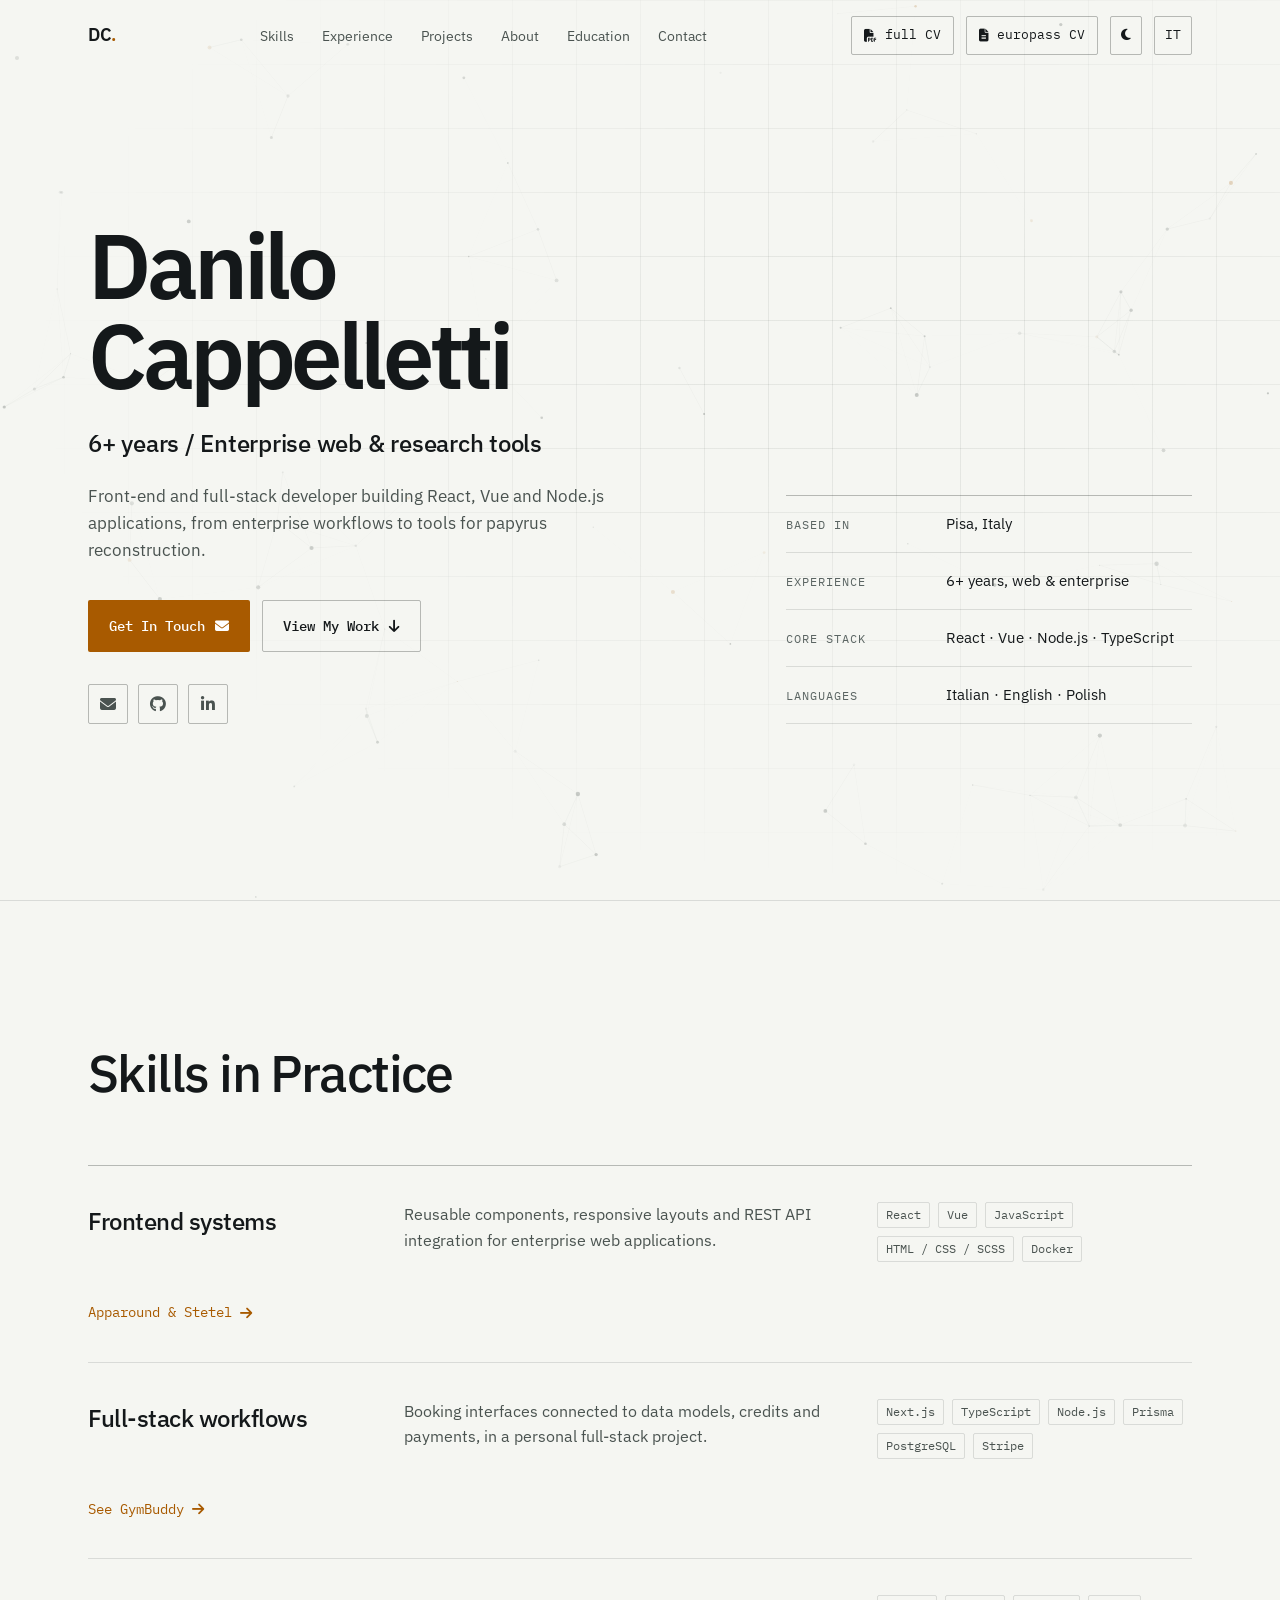
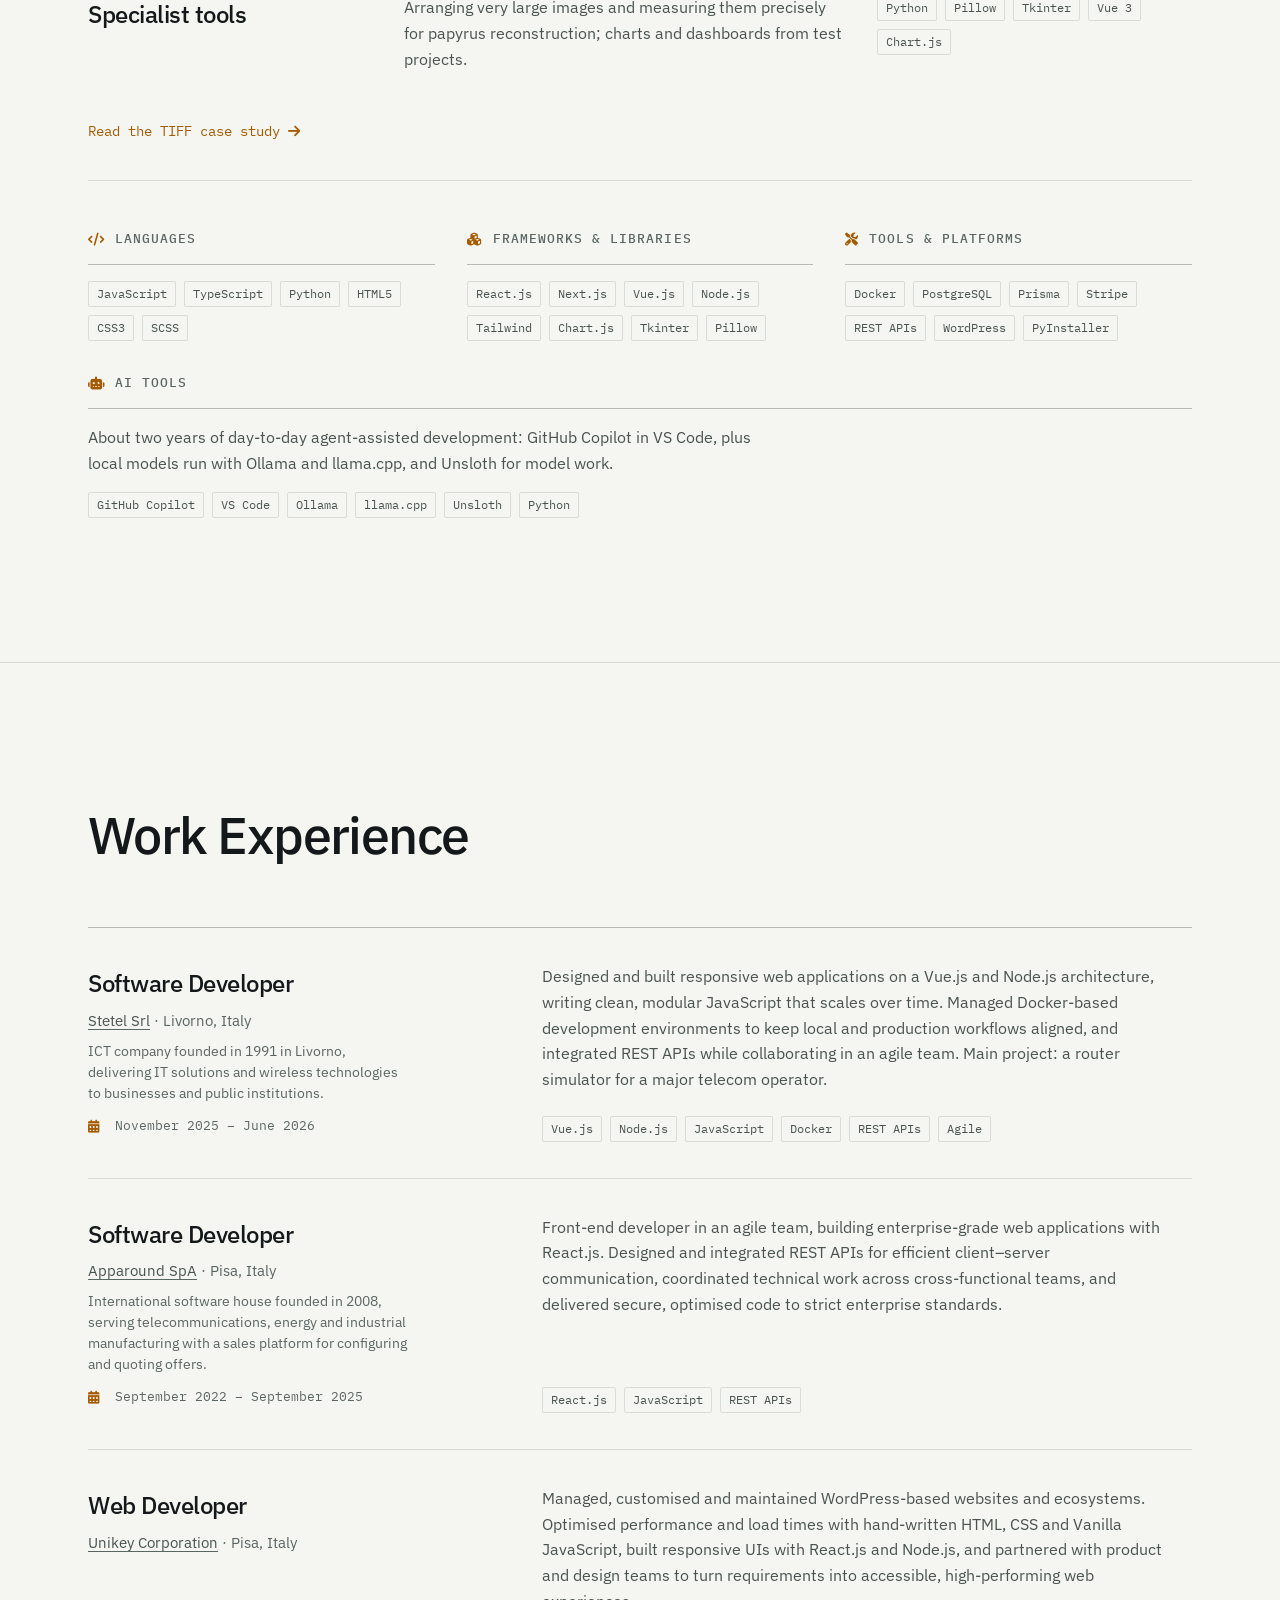
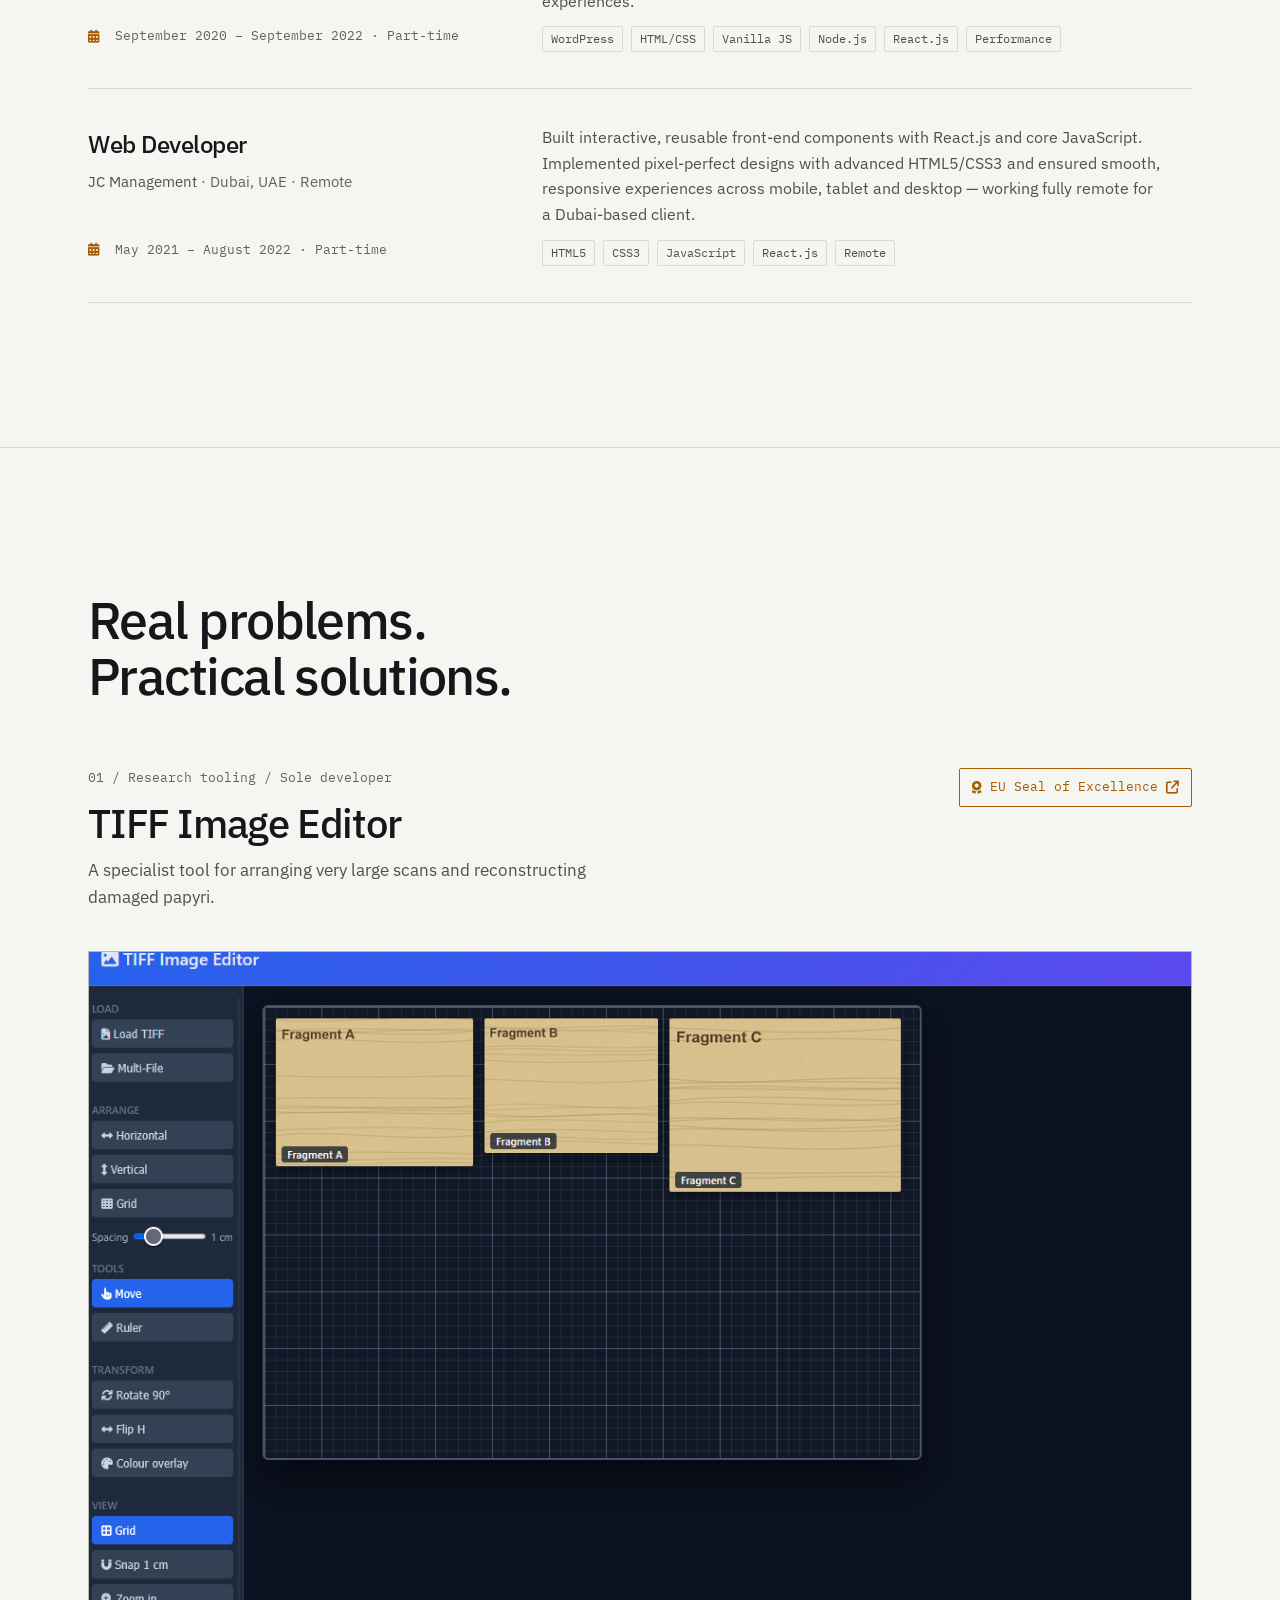
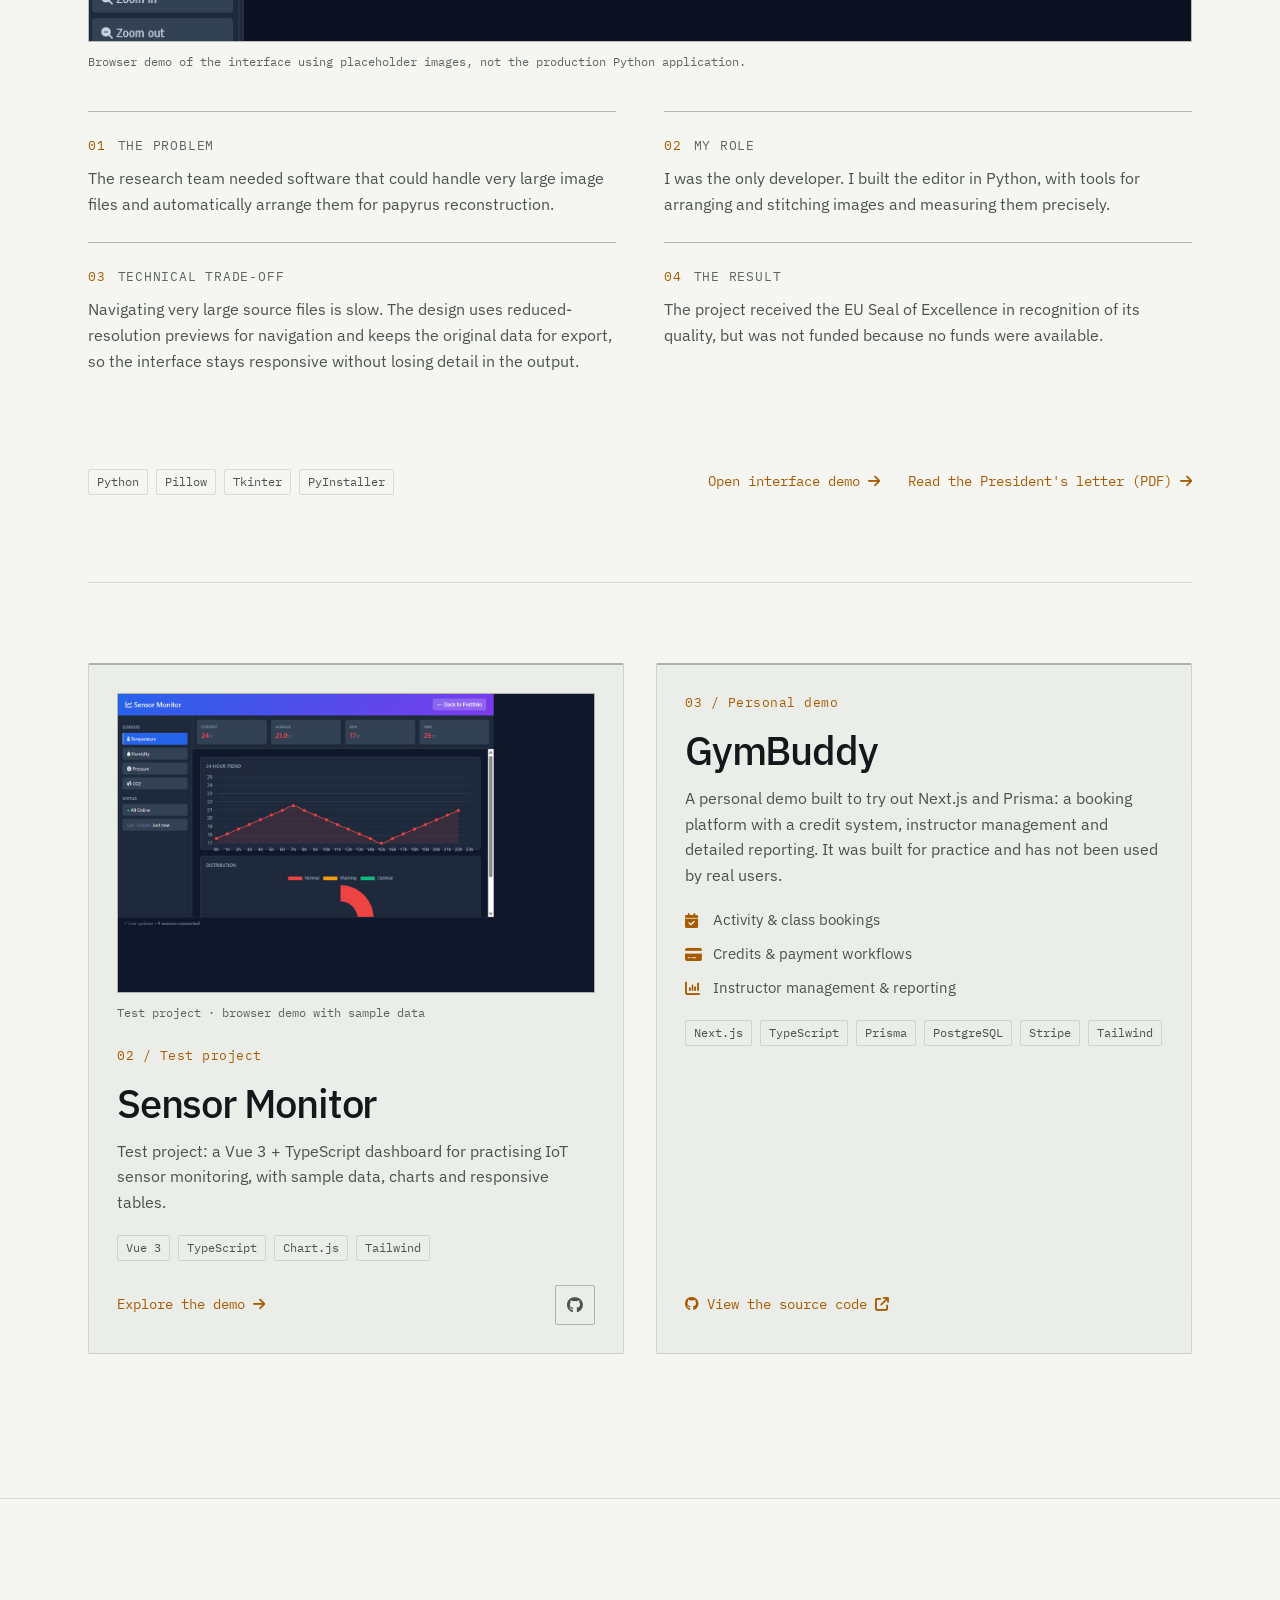
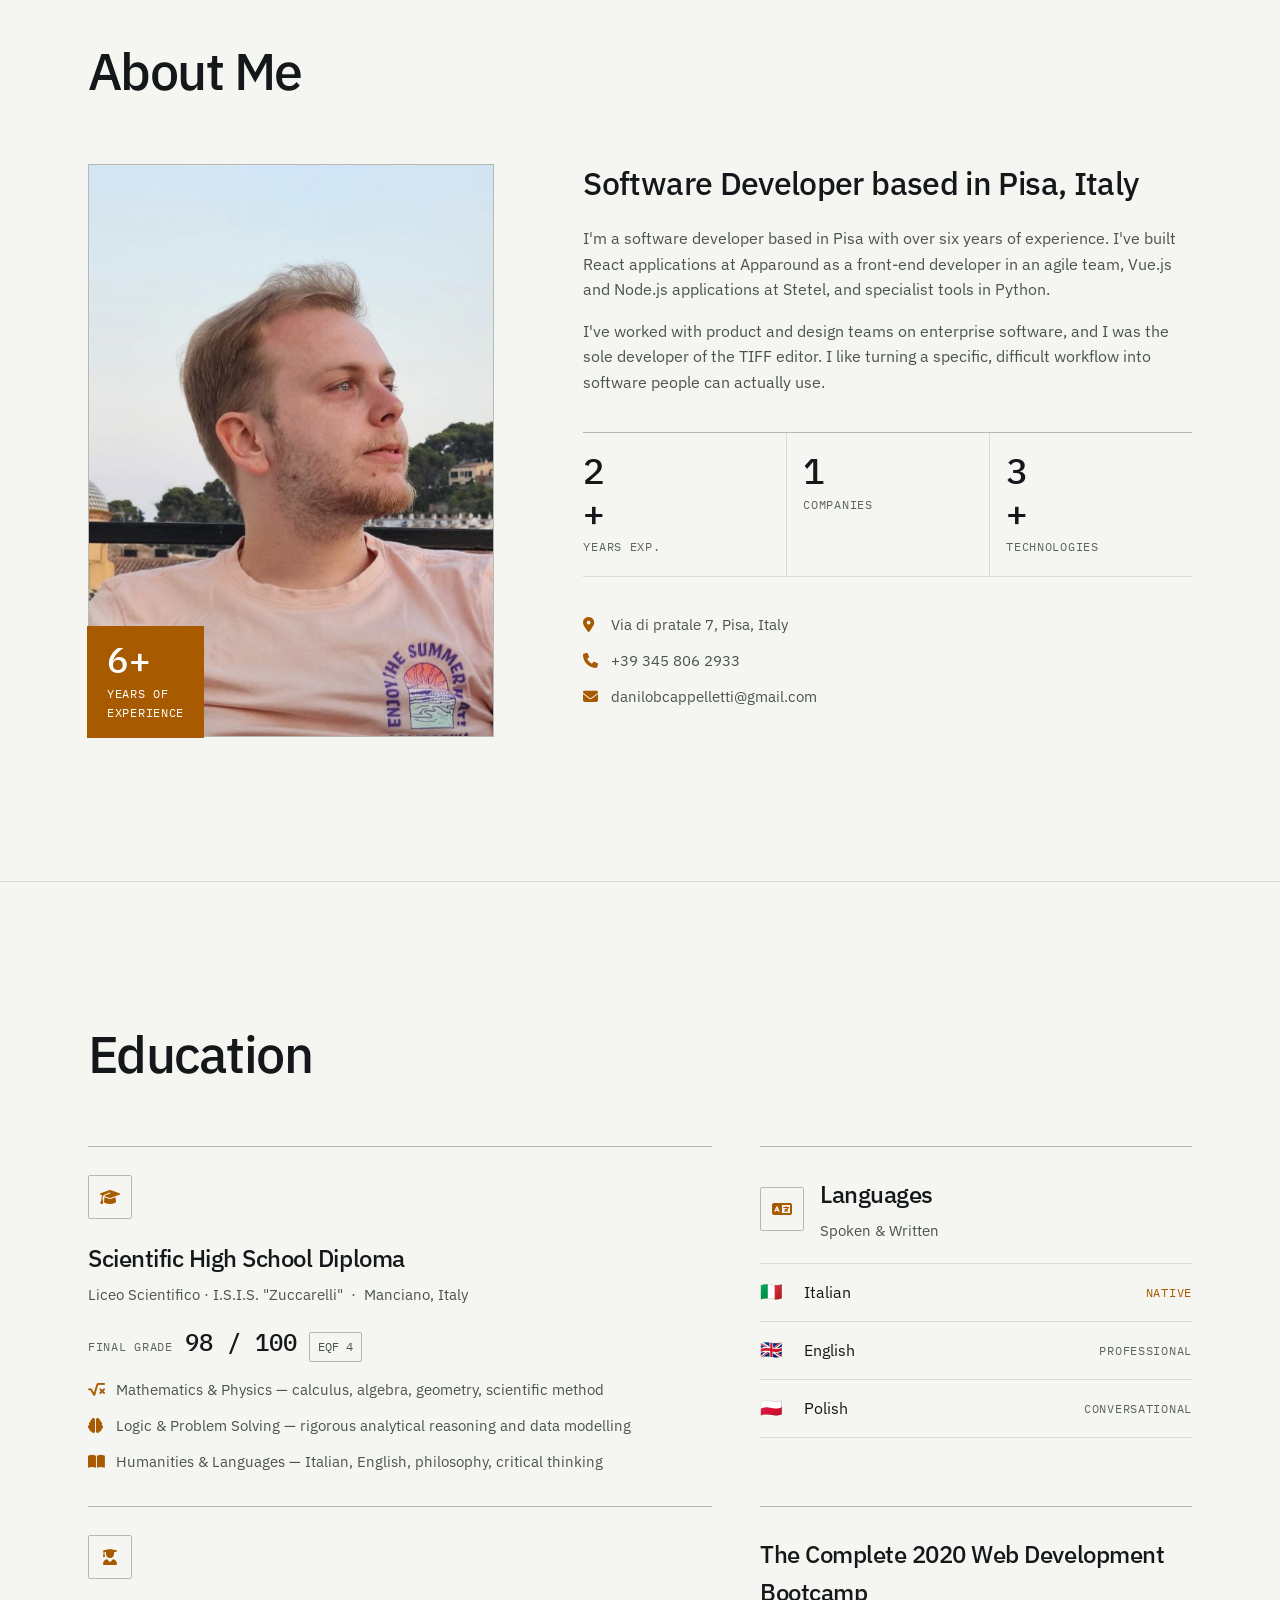
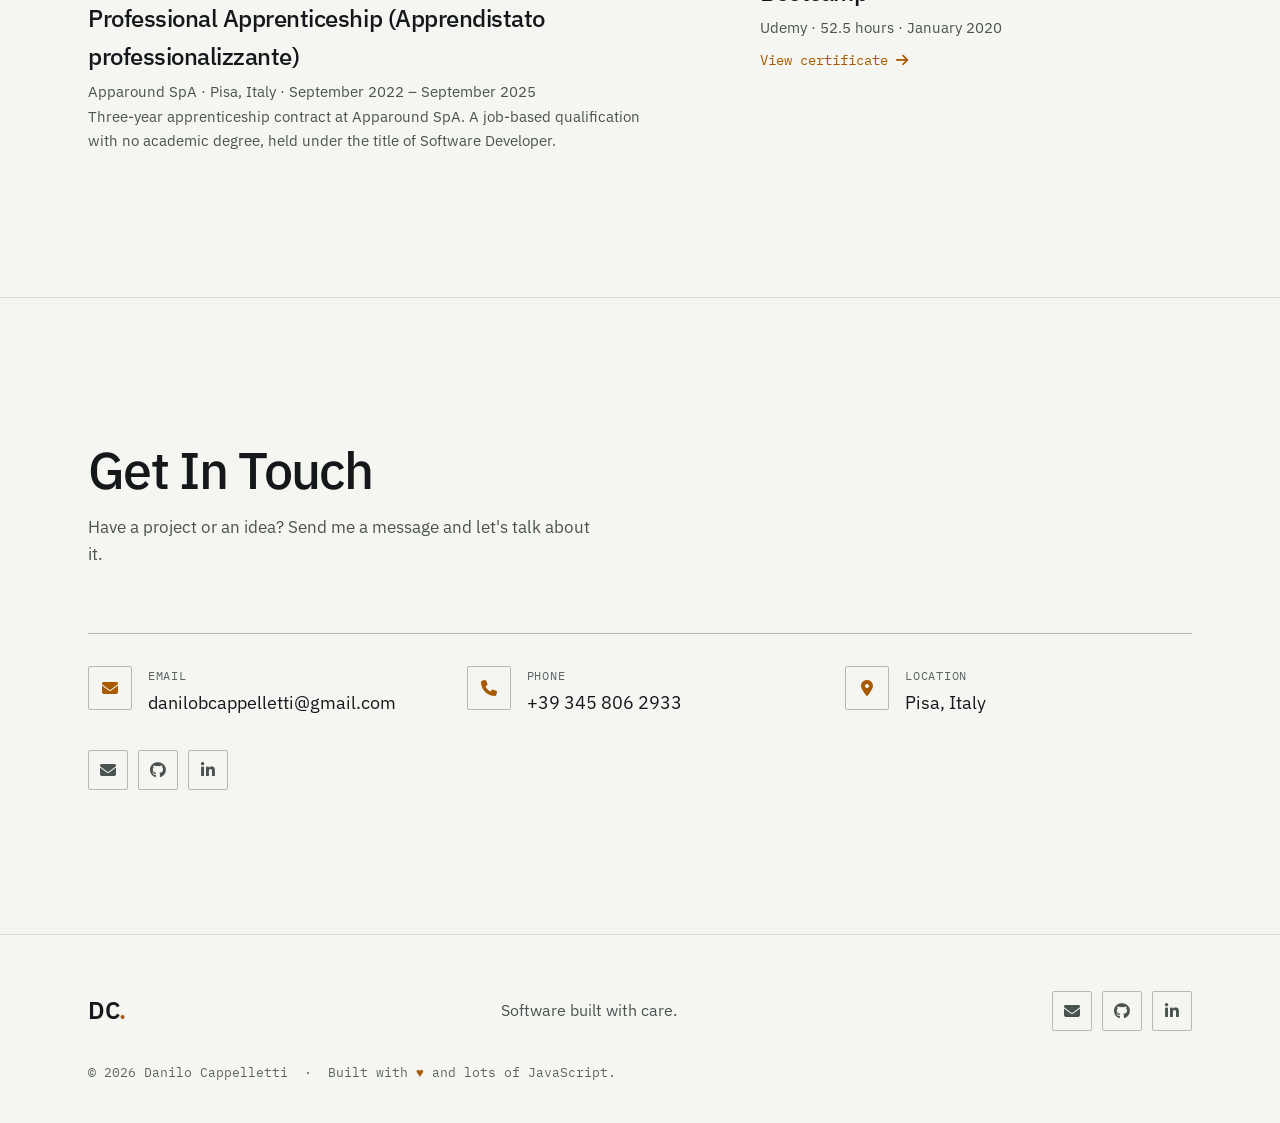
<file: index.html>
<!DOCTYPE html>
<html lang="en">
<head>
  <meta charset="UTF-8" />
  <meta name="viewport" content="width=device-width, initial-scale=1.0, viewport-fit=cover" />

  <!-- Primary meta -->
  <title>Danilo Cappelletti | Software Developer</title>
  <meta name="description" content="Danilo Cappelletti, Software Developer with 6+ years of experience. Specialised in React.js, Vue.js, Node.js and modern web applications, plus Python tools for papyrus reconstruction. Based in Pisa, Italy." />
  <meta name="author" content="Danilo Cappelletti" />
  <meta name="keywords" content="Danilo Cappelletti, Software Developer, React, Next.js, Vue.js, Node.js, TypeScript, JavaScript, Python, Portfolio, Pisa" />
  <link rel="canonical" href="https://danilocappelletti.github.io/personalPortfolio/" />

  <!-- Structured data for search engines and AI assistants -->
  <script type="application/ld+json">
  {
    "@context": "https://schema.org",
    "@type": "Person",
    "name": "Danilo Cappelletti",
    "jobTitle": "Software Developer",
    "description": "Software Developer with 6+ years of experience building React, Vue.js and Node.js applications, and Python tools for papyrus reconstruction.",
    "url": "https://danilocappelletti.github.io/personalPortfolio/",
    "image": "https://danilocappelletti.github.io/personalPortfolio/assets/photo.jpg",
    "email": "mailto:danilobcappelletti@gmail.com",
    "telephone": "+39 345 806 2933",
    "address": { "@type": "PostalAddress", "addressLocality": "Pisa", "addressCountry": "IT" },
    "alumniOf": { "@type": "EducationalOrganization", "name": "I.S.I.S. Zuccarelli" },
    "knowsAbout": ["JavaScript", "TypeScript", "Python", "React.js", "Next.js", "Vue.js", "Node.js", "Prisma", "PostgreSQL", "Docker", "REST APIs"],
    "knowsLanguage": ["Italian", "English", "Polish"],
    "sameAs": ["https://github.com/danilocappelletti", "https://it.linkedin.com/in/danilo-cappelletti-b9b3731a3"]
  }
  </script>

  <!-- Open Graph (WhatsApp, Facebook, LinkedIn, Telegram, email clients) -->
  <meta property="og:type"        content="website" />
  <meta property="og:url"         content="https://danilocappelletti.github.io/personalPortfolio/" />
  <meta property="og:title"       content="Danilo Cappelletti | Software Developer" />
  <meta property="og:description" content="Software Developer with 6+ years of experience. Specialised in React.js, Vue.js, Node.js and modern web applications." />
  <meta property="og:image"       content="https://danilocappelletti.github.io/personalPortfolio/assets/photo.jpg" />
  <meta property="og:image:alt"   content="Danilo Cappelletti – Software Developer" />
  <meta property="og:image:width" content="829" />
  <meta property="og:image:height" content="1172" />
  <meta property="og:locale"      content="en_GB" />
  <meta property="og:locale:alternate" content="it_IT" />
  <meta property="og:site_name"   content="Danilo Cappelletti Portfolio" />

  <!-- Twitter / X card -->
  <meta name="twitter:card"        content="summary" />
  <meta name="twitter:title"       content="Danilo Cappelletti | Software Developer" />
  <meta name="twitter:description" content="Software Developer with 6+ years of experience. React.js, Vue.js, Node.js." />
  <meta name="twitter:image"       content="https://danilocappelletti.github.io/personalPortfolio/assets/photo.jpg" />
  <meta name="twitter:image:alt"   content="Danilo Cappelletti – Software Developer" />

  <!-- Mobile browser chrome color -->
  <meta name="theme-color" content="#0c0e0f" />
  <script>document.documentElement.classList.add('js');</script>
  <script>document.documentElement.dataset.theme = localStorage.getItem('dc-theme') || (matchMedia('(prefers-color-scheme: light)').matches ? 'light' : 'dark');</script>

  <!-- Fonts -->
  <link rel="preconnect" href="https://fonts.googleapis.com" />
  <link rel="preconnect" href="https://fonts.gstatic.com" crossorigin />
  <link href="https://fonts.googleapis.com/css2?family=IBM+Plex+Sans:wght@400;500;600&family=IBM+Plex+Mono:wght@400;500&display=swap" rel="stylesheet" />

  <!-- Icons -->
  <link rel="stylesheet" href="https://cdnjs.cloudflare.com/ajax/libs/font-awesome/6.5.0/css/all.min.css" />

  <!-- Styles -->
  <link rel="stylesheet" href="style.css" />
</head>
<body>

  <a href="#projects" class="skip-link" data-i18n="skip-content">Skip to content</a>

  <div class="cursor" id="cursor" aria-hidden="true"></div>
  <div class="cursor-follower" id="cursor-follower" aria-hidden="true"></div>

  <!-- ─── NAVBAR ─────────────────────────────────────── -->
  <nav id="navbar" class="navbar" aria-label="Primary">
    <div class="nav-container">
      <a href="#hero" class="nav-logo">DC<span class="dot">.</span></a>
      <ul class="nav-menu" id="nav-menu">
        <li><a href="#skills"     class="nav-link" data-i18n="nav-skills">Skills</a></li>
        <li><a href="#experience" class="nav-link" data-i18n="nav-experience">Experience</a></li>
        <li><a href="#projects"   class="nav-link" data-i18n="nav-projects">Projects</a></li>
        <li><a href="#about"      class="nav-link" data-i18n="nav-about">About</a></li>
        <li><a href="#education"  class="nav-link" data-i18n="nav-education">Education</a></li>
        <li><a href="#contact"    class="nav-link" data-i18n="nav-contact">Contact</a></li>
        <li class="menu-cv"><a class="pdf-btn" href="portfolio_en.pdf" download="Danilo_Cappelletti_Portfolio_en.pdf"><i class="fas fa-file-pdf"></i><span>full CV</span></a></li>
        <li class="menu-cv"><a class="pdf-btn europass-btn" href="europass_en.pdf" download="Danilo_Cappelletti_Europass_CV_en.pdf"><i class="fas fa-file-lines"></i><span>europass CV</span></a></li>
      </ul>
      <div class="nav-actions">
        <a class="pdf-btn" href="portfolio_en.pdf" download="Danilo_Cappelletti_Portfolio_en.pdf" aria-label="Download full CV (PDF)">
          <i class="fas fa-file-pdf"></i><span>full CV</span>
        </a>
        <a class="pdf-btn europass-btn" href="europass_en.pdf" download="Danilo_Cappelletti_Europass_CV_en.pdf" aria-label="Download Europass CV">
          <i class="fas fa-file-lines"></i><span>europass CV</span>
        </a>
        <button class="lang-btn theme-btn" id="theme-btn" aria-label="Switch to light theme"><i class="fas fa-sun" aria-hidden="true"></i></button>
        <button class="lang-btn" id="lang-btn" aria-label="Switch language">IT</button>
        <button class="hamburger" id="hamburger" aria-label="Toggle menu" aria-controls="nav-menu" aria-expanded="false">
          <span></span><span></span><span></span>
        </button>
      </div>
    </div>
  </nav>

  <!-- ─── HERO ───────────────────────────────────────── -->
  <main>
  <section id="hero" class="hero">
    <canvas id="particles-canvas" aria-hidden="true"></canvas>
    <div class="hero-content">
      <h1 class="hero-name">Danilo<br /><span class="gradient-text">Cappelletti</span></h1>
      <p class="hero-title" data-i18n="hero-context">6+ years / Enterprise web &amp; research tools</p>
      <p class="hero-description" data-i18n="hero-description">
        I build React and Vue applications, from enterprise workflows to tools for papyrus reconstruction.
      </p>
      <div class="hero-cta">
        <a href="#contact" class="btn btn-primary">
          <span data-i18n="hero-cta-contact">Get In Touch</span>
          <i class="fas fa-envelope"></i>
        </a>
        <a href="#projects" class="btn btn-secondary">
          <span data-i18n="hero-cta-explore">View My Skills</span>
          <i class="fas fa-arrow-down"></i>
        </a>
      </div>
      <div class="hero-socials">
        <a href="mailto:danilobcappelletti@gmail.com" class="social-icon" aria-label="Email">
          <i class="fas fa-envelope"></i>
        </a>
        <a href="https://github.com/danilocappelletti" class="social-icon" aria-label="GitHub" target="_blank" rel="noopener noreferrer">
          <i class="fab fa-github"></i>
        </a>
        <a href="https://it.linkedin.com/in/danilo-cappelletti-b9b3731a3" class="social-icon" aria-label="LinkedIn" target="_blank" rel="noopener noreferrer">
          <i class="fab fa-linkedin-in"></i>
        </a>
      </div>
      <dl class="hero-spec" aria-label="At a glance">
        <div><dt data-i18n="spec-base">Based in</dt><dd>Pisa, Italy</dd></div>
        <div><dt data-i18n="spec-exp">Experience</dt><dd data-i18n="spec-exp-val">6+ years, web &amp; enterprise</dd></div>
        <div><dt data-i18n="spec-stack">Core stack</dt><dd>React · Vue · Node.js · TypeScript</dd></div>
        <div><dt data-i18n="spec-langs">Languages</dt><dd>Italian · English · Polish</dd></div>
      </dl>
    </div>

  </section>

  <!-- ─── SKILLS ─────────────────────────────────────── -->
  <section id="skills" class="skills section">
    <div class="container">
      <div class="section-header" data-aos="fade-up">
        <h2 class="section-title" data-i18n-html="skills-title">Skills in <span class="gradient-text">Practice</span></h2>
      </div>
      <div class="capability-list">
        <article class="capability" data-aos="fade-up">
          <div class="capability-heading"><h3 data-i18n="skills-ui-title">Frontend systems</h3></div>
          <p data-i18n="skills-ui-desc">Reusable components, responsive layouts and REST API integration for enterprise web applications.</p>
          <ul class="capability-stack" aria-label="Technologies"><li>React</li><li>Vue</li><li>JavaScript</li><li>HTML / CSS / SCSS</li><li>Docker</li></ul>
          <a class="evidence-link" href="#experience"><span data-i18n="skills-ui-proof">Apparound &amp; Stetel</span><i class="fas fa-arrow-right" aria-hidden="true"></i></a>
        </article>
        <article class="capability" data-aos="fade-up" data-aos-delay="80">
          <div class="capability-heading"><h3 data-i18n="skills-fullstack-title">Full-stack workflows</h3></div>
          <p data-i18n="skills-fullstack-desc">Booking interfaces connected to data models, credits and payments, in a personal full-stack project.</p>
          <ul class="capability-stack" aria-label="Technologies"><li>Next.js</li><li>TypeScript</li><li>Node.js</li><li>Prisma</li><li>PostgreSQL</li><li>Stripe</li></ul>
          <a class="evidence-link" href="#project-gymbuddy"><span data-i18n="skills-fullstack-proof">See GymBuddy</span><i class="fas fa-arrow-right" aria-hidden="true"></i></a>
        </article>
        <article class="capability" data-aos="fade-up" data-aos-delay="100">
          <div class="capability-heading"><h3 data-i18n="skills-tools-title">Specialist tools</h3></div>
          <p data-i18n="skills-tools-desc">Arranging very large images and measuring them precisely for papyrus reconstruction; charts and dashboards from test projects.</p>
          <ul class="capability-stack" aria-label="Technologies"><li>Python</li><li>Pillow</li><li>Tkinter</li><li>Vue 3</li><li>Chart.js</li></ul>
          <a class="evidence-link" href="#project-tiff"><span data-i18n="skills-tools-proof">Read the TIFF case study</span><i class="fas fa-arrow-right" aria-hidden="true"></i></a>
        </article>
      </div>

      <div class="stack-grid" data-aos="fade-up">
        <div class="stack-card">
          <h3 class="stack-title"><i class="fas fa-code" aria-hidden="true"></i><span data-i18n="stack-langs">Languages</span></h3>
          <ul class="stack-chips"><li>JavaScript</li><li>TypeScript</li><li>Python</li><li>HTML5</li><li>CSS3</li><li>SCSS</li></ul>
        </div>
        <div class="stack-card">
          <h3 class="stack-title"><i class="fas fa-cubes" aria-hidden="true"></i><span data-i18n="stack-frameworks">Frameworks &amp; libraries</span></h3>
          <ul class="stack-chips"><li>React.js</li><li>Next.js</li><li>Vue.js</li><li>Node.js</li><li>Tailwind</li><li>Chart.js</li><li>Tkinter</li><li>Pillow</li></ul>
        </div>
        <div class="stack-card">
          <h3 class="stack-title"><i class="fas fa-screwdriver-wrench" aria-hidden="true"></i><span data-i18n="stack-tools">Tools &amp; platforms</span></h3>
          <ul class="stack-chips"><li>Docker</li><li>PostgreSQL</li><li>Prisma</li><li>Stripe</li><li>REST APIs</li><li>WordPress</li><li>PyInstaller</li></ul>
        </div>
        <div class="stack-card stack-card-wide">
          <h3 class="stack-title"><i class="fas fa-robot" aria-hidden="true"></i><span data-i18n="stack-ai">AI tools</span></h3>
          <p class="stack-note" data-i18n="stack-ai-note">About two years of day-to-day agent-assisted development: GitHub Copilot in VS Code, plus local models run with Ollama and llama.cpp, and Unsloth for model work.</p>
          <ul class="stack-chips"><li>GitHub Copilot</li><li>VS Code</li><li>Ollama</li><li>llama.cpp</li><li>Unsloth</li><li>Python</li></ul>
        </div>
      </div>
    </div>
  </section>

  <!-- ─── EXPERIENCE ─────────────────────────────────── -->
  <section id="experience" class="experience section">
    <div class="container">
      <div class="section-header" data-aos="fade-up">
        <h2 class="section-title" data-i18n-html="exp-title">Work <span class="gradient-text">Experience</span></h2>
      </div>

      <div class="timeline">
        <!-- Job 1 – current -->
        <div class="timeline-item" data-aos="fade-up">
          <div class="timeline-connector"></div>
          <div class="timeline-dot"></div>
          <div class="timeline-card">
            <div class="timeline-header">
              <div class="timeline-title-group">
                <h3 class="timeline-role">Software Developer</h3>
                <span class="timeline-company"><a class="company-link" href="https://www.stetel.com/" target="_blank" rel="noopener">Stetel Srl</a><span class="company-location"> · Livorno, Italy</span></span>
                <p class="timeline-context" data-i18n="exp-job1-context">ICT company founded in 1991 in Livorno, delivering IT solutions and wireless technologies to businesses and public institutions.</p>
              </div>
            </div>
            <span class="timeline-date"><i class="fas fa-calendar-alt"></i>&nbsp;November 2025 – June 2026</span>
            <p class="timeline-desc" data-i18n="exp-job1-desc">
              Designed and built responsive web applications on a Vue.js and Node.js architecture, writing clean,
              modular JavaScript that scales over time. Managed Docker-based development environments
              to keep local and production workflows aligned, and integrated REST APIs while collaborating
              in an agile team.
            </p>
            <div class="timeline-tags">
              <span class="tag">Vue.js</span>
              <span class="tag">Node.js</span>
              <span class="tag">JavaScript</span>
              <span class="tag">Docker</span>
              <span class="tag">REST APIs</span>
              <span class="tag">Agile</span>
            </div>
          </div>
        </div>

        <!-- Job 2 -->
        <div class="timeline-item" data-aos="fade-up" data-aos-delay="80">
          <div class="timeline-connector"></div>
          <div class="timeline-dot"></div>
          <div class="timeline-card">
            <div class="timeline-header">
              <div class="timeline-title-group">
                <h3 class="timeline-role">Software Developer</h3>
                <span class="timeline-company"><a class="company-link" href="https://www.apparound.com/" target="_blank" rel="noopener">Apparound SpA</a><span class="company-location"> · Pisa, Italy</span></span>
                <p class="timeline-context" data-i18n="exp-job2-context">International software house founded in 2008, serving telecommunications, energy and industrial manufacturing with a sales platform for configuring and quoting offers.</p>
              </div>
            </div>
            <span class="timeline-date"><i class="fas fa-calendar-alt"></i>&nbsp;September 2022 – September 2025</span>
            <p class="timeline-desc" data-i18n="exp-job2-desc">
              Front-end developer in an agile team, building enterprise-grade web applications with React.js.
              Designed and integrated REST APIs for efficient client–server communication, coordinated
              technical work across cross-functional teams, and delivered secure, optimised code to strict
              enterprise standards.
            </p>
            <div class="timeline-tags">
              <span class="tag">React.js</span>
              <span class="tag">JavaScript</span>
              <span class="tag">REST APIs</span>
            </div>
          </div>
        </div>

        <!-- Job 2 -->
        <div class="timeline-item" data-aos="fade-up" data-aos-delay="100">
          <div class="timeline-connector"></div>
          <div class="timeline-dot"></div>
          <div class="timeline-card">
            <div class="timeline-header">
              <div class="timeline-title-group">
                <h3 class="timeline-role">Web Developer</h3>
                <span class="timeline-company"><a class="company-link" href="https://www.unikeycorporation.it/" target="_blank" rel="noopener">Unikey Corporation</a><span class="company-location"> · Pisa, Italy</span></span>
              </div>
            </div>
            <span class="timeline-date"><i class="fas fa-calendar-alt"></i>&nbsp;September 2020 – September 2022 · Part-time</span>
            <p class="timeline-desc" data-i18n="exp-job3-desc">
              Managed, customised and maintained WordPress-based websites and ecosystems. Optimised
              performance and load times with hand-written HTML, CSS and Vanilla JavaScript, built
              responsive UIs with React.js and Node.js, and partnered with product and design teams to turn
              requirements into accessible, high-performing web experiences.
            </p>
            <div class="timeline-tags">
              <span class="tag">WordPress</span>
              <span class="tag">HTML/CSS</span>
              <span class="tag">Vanilla JS</span>
              <span class="tag">Node.js</span>
              <span class="tag">React.js</span>
              <span class="tag">Performance</span>
            </div>
          </div>
        </div>

        <!-- Job 3 -->
        <div class="timeline-item" data-aos="fade-up" data-aos-delay="200">
          <div class="timeline-connector"></div>
          <div class="timeline-dot"></div>
          <div class="timeline-card">
            <div class="timeline-header">
              <div class="timeline-title-group">
                <h3 class="timeline-role">Web Developer</h3>
                <span class="timeline-company">JC Management<span class="company-location"> · Dubai, UAE · Remote</span></span>
              </div>
            </div>
            <span class="timeline-date"><i class="fas fa-calendar-alt"></i>&nbsp;May 2021 – August 2022 · Part-time</span>
            <p class="timeline-desc" data-i18n="exp-job4-desc">
              Built interactive, reusable front-end components with React.js and core JavaScript.
              Implemented pixel-perfect designs with advanced HTML5/CSS3 and ensured smooth, responsive
              experiences across mobile, tablet and desktop — working fully remote for a Dubai-based client.
            </p>
            <div class="timeline-tags">
              <span class="tag">HTML5</span>
              <span class="tag">CSS3</span>
              <span class="tag">JavaScript</span>
              <span class="tag">React.js</span>
              <span class="tag">Remote</span>
            </div>
          </div>
        </div>
      </div>
    </div>
  </section>

  <section id="projects" class="projects section">
    <div class="container">
      <div class="section-header">
        <h2 class="section-title" data-i18n-html="projects-title">Real problems.<br /><span class="gradient-text">Practical solutions.</span></h2>
      </div>

      <article id="project-tiff" class="featured-project" aria-labelledby="tiff-title">
        <div class="featured-heading">
          <div>
            <p class="project-kicker" data-i18n="tiff-kicker">01 / Research tooling / Sole developer</p>
            <h3 id="tiff-title">TIFF Image Editor</h3>
            <p class="featured-intro" data-i18n="projects-tiff-desc">A specialist tool for arranging very large scans and reconstructing damaged papyri.</p>
          </div>
          <a href="https://research-and-innovation.ec.europa.eu/funding/funding-opportunities/seal-excellence_en" target="_blank" rel="noopener noreferrer" class="award-badge">
            <i class="fas fa-award" aria-hidden="true"></i><span data-i18n="projects-award">EU Seal of Excellence</span><i class="fas fa-arrow-up-right-from-square" aria-hidden="true"></i>
          </a>
        </div>
        <figure class="project-preview featured-preview">
          <a href="tiff-demo.html" aria-label="Open TIFF interface demo">
            <img src="assets/tiff-demo-preview.png" alt="TIFF interface demo with three image placeholders arranged horizontally, a toolbar and a sections panel" width="1010" height="631" loading="lazy" />
          </a>
          <figcaption data-i18n="tiff-caption">Browser demo of the interface using placeholder images, not the production Python application.</figcaption>
        </figure>
        <dl class="case-study">
          <div><dt><span aria-hidden="true">01</span> <span data-i18n="case-problem">The problem</span></dt><dd data-i18n="tiff-problem">The research team needed software that could handle very large image files and automatically arrange them for papyrus reconstruction.</dd></div>
          <div><dt><span aria-hidden="true">02</span> <span data-i18n="case-role">My role</span></dt><dd data-i18n="tiff-role">I was the only developer. I built the editor in Python, with tools for arranging and stitching images and measuring them precisely.</dd></div>
          <div><dt><span aria-hidden="true">03</span> <span data-i18n="case-decision">Technical trade-off</span></dt><dd data-i18n="tiff-decision">Navigating very large source files is slow. The design uses reduced-resolution previews for navigation and keeps the original data for export, so the interface stays responsive without losing detail in the output.</dd></div>
          <div><dt><span aria-hidden="true">04</span> <span data-i18n="case-result">The result</span></dt><dd data-i18n="tiff-result">The project received the EU Seal of Excellence in recognition of its quality, but was not funded because no funds were available.</dd></div>
        </dl>
        <div class="project-bottom">
          <ul class="capability-stack" aria-label="Technologies"><li>Python</li><li>Pillow</li><li>Tkinter</li><li>PyInstaller</li></ul>
          <div class="project-links">
            <a class="evidence-link" href="tiff-demo.html"><span data-i18n="tiff-demo-link">Open interface demo</span><i class="fas fa-arrow-right" aria-hidden="true"></i></a>
            <a class="evidence-link" href="assets/President%20Letter.pdf" target="_blank" rel="noopener"><span data-i18n="tiff-letter-link">Read the President's letter (PDF)</span><i class="fas fa-arrow-right" aria-hidden="true"></i></a>
          </div>
        </div>
      </article>

      <div class="projects-grid">
        <article id="project-sensor" class="project-card">
          <figure class="project-preview">
            <a href="sensor-demo.html" aria-label="Open Sensor Monitor demo"><img src="assets/sensor-demo-preview.jpg" alt="Sensor Monitor demo showing sensor readings, a trend chart and a distribution chart" width="1010" height="631" loading="lazy" /></a>
            <figcaption data-i18n="sensor-caption">Test project · browser demo with sample data</figcaption>
          </figure>
          <p class="project-kicker" data-i18n="sensor-kicker">02 / Test project</p>
          <h3 class="project-name">Sensor Monitor</h3>
          <p class="project-description" data-i18n="projects-sensor-desc">Test project: a Vue 3 + TypeScript dashboard for practising IoT sensor monitoring, with sample data, charts and responsive tables.</p>
          <ul class="capability-stack" aria-label="Technologies"><li>Vue 3</li><li>TypeScript</li><li>Chart.js</li><li>Tailwind</li></ul>
          <div class="project-bottom">
            <a class="evidence-link" href="sensor-demo.html"><span data-i18n="sensor-demo-link">Explore the demo</span><i class="fas fa-arrow-right" aria-hidden="true"></i></a>
            <a class="project-link" href="https://github.com/danilocappelletti/moveSolutions_challenge" target="_blank" rel="noopener noreferrer" aria-label="Sensor Monitor test project source on GitHub" title="GitHub"><i class="fab fa-github" aria-hidden="true"></i></a>
          </div>
        </article>
        <article id="project-gymbuddy" class="project-card">
          <p class="project-kicker" data-i18n="gym-kicker">03 / Personal full-stack project</p>
          <h3 class="project-name">GymBuddy</h3>
          <p class="project-description" data-i18n="projects-gymbuddy-desc">A personal project built to try out Next.js and Prisma: a booking platform with a credit system, instructor management and detailed reporting for classes and activities.</p>
          <ul class="project-scope">
            <li><i class="fas fa-calendar-check" aria-hidden="true"></i><span data-i18n="gym-bookings">Activity &amp; class bookings</span></li>
            <li><i class="fas fa-credit-card" aria-hidden="true"></i><span data-i18n="gym-payments">Credits &amp; payment workflows</span></li>
            <li><i class="fas fa-chart-column" aria-hidden="true"></i><span data-i18n="gym-management">Instructor management &amp; reporting</span></li>
          </ul>
          <ul class="capability-stack" aria-label="Technologies"><li>Next.js</li><li>TypeScript</li><li>Prisma</li><li>PostgreSQL</li><li>Stripe</li><li>Tailwind</li></ul>
          <div class="project-bottom">
            <a class="evidence-link" href="https://github.com/danilocappelletti/GymBuddy" target="_blank" rel="noopener noreferrer"><i class="fab fa-github" aria-hidden="true"></i><span data-i18n="gym-source">View the source code</span><i class="fas fa-arrow-up-right-from-square" aria-hidden="true"></i></a>
          </div>
        </article>
      </div>
    </div>
  </section>

  <!-- ─── ABOUT ──────────────────────────────────────── -->
  <section id="about" class="about section">
    <div class="container">
      <div class="section-header" data-aos="fade-up">
        <h2 class="section-title" data-i18n-html="about-title">About <span class="gradient-text">Me</span></h2>
      </div>
      <div class="about-grid">
        <div class="about-image-col" data-aos="fade-right">
          <div class="about-image-wrapper">
            <div class="about-image-bg"></div>
            <img src="assets/photo.jpg" alt="Danilo Cappelletti" class="about-photo" width="829" height="1172" loading="lazy" />
            <div class="about-badge">
              <span class="badge-number">6+</span>
              <span class="badge-text" data-i18n-html="about-badge-text">Years of<br />Experience</span>
            </div>
          </div>
        </div>

        <div class="about-content" data-aos="fade-left">
          <h3 data-i18n-html="about-heading">Software Developer based in <span class="gradient-text">Pisa, Italy</span></h3>
          <p class="about-bio" data-i18n="about-bio-1">
            I'm a software developer based in Pisa with over six years of experience. I've built React applications at Apparound as a front-end developer in an agile team, Vue.js and Node.js applications at Stetel, and specialist tools in Python.
          </p>
          <p class="about-bio" data-i18n="about-bio-2">
            I've worked with product and design teams on enterprise software, and I was the sole developer of the TIFF editor. I like turning a specific, difficult workflow into software people can actually use.
          </p>
          <div class="about-stats">
            <div class="stat">
              <span class="stat-number" data-target="6">6</span><span class="stat-number">+</span>
              <span class="stat-label" data-i18n="about-stat-years">Years Exp.</span>
            </div>
            <div class="stat">
              <span class="stat-number" data-target="4">4</span>
              <span class="stat-label" data-i18n="about-stat-companies">Companies</span>
            </div>
            <div class="stat">
              <span class="stat-number" data-target="8">8</span><span class="stat-number">+</span>
              <span class="stat-label" data-i18n="about-stat-tech">Technologies</span>
            </div>
          </div>
          <div class="about-details">
            <div class="detail-item">
              <i class="fas fa-map-marker-alt"></i>
              <span>Via di pratale 7, Pisa, Italy</span>
            </div>
            <div class="detail-item">
              <i class="fas fa-phone"></i>
              <span>+39 345 806 2933</span>
            </div>
            <div class="detail-item">
              <i class="fas fa-envelope"></i>
              <span>danilobcappelletti@gmail.com</span>
            </div>
          </div>
        </div>
      </div>
    </div>
  </section>

  <!-- ─── EDUCATION ──────────────────────────────────── -->
  <section id="education" class="education section">
    <div class="container">
      <div class="section-header" data-aos="fade-up">
        <h2 class="section-title" data-i18n="edu-title">Education</h2>
      </div>
      <div class="edu-grid">
        <div class="education-card" data-aos="fade-up">
          <div class="edu-icon"><i class="fas fa-graduation-cap"></i></div>
          <div class="edu-info">
            <h3 data-i18n="edu-diploma">Scientific High School Diploma</h3>
            <span class="edu-school">Liceo Scientifico · I.S.I.S. "Zuccarelli" &nbsp;·&nbsp; Manciano, Italy</span>
            <div class="edu-grade">
              <span class="grade-label" data-i18n="edu-grade-label">Final Grade</span>
              <span class="grade-value">98 / 100</span>
              <span class="eqf-badge" title="European Qualifications Framework">EQF 4</span>
            </div>
            <ul class="edu-focus">
              <li><i class="fas fa-square-root-variable"></i><span data-i18n="edu-focus-1">Mathematics &amp; Physics — calculus, algebra, geometry, scientific method</span></li>
              <li><i class="fas fa-brain"></i><span data-i18n="edu-focus-2">Logic &amp; Problem Solving — rigorous analytical reasoning and data modelling</span></li>
              <li><i class="fas fa-book-open"></i><span data-i18n="edu-focus-3">Humanities &amp; Languages — Italian, English, philosophy, critical thinking</span></li>
            </ul>
          </div>
          <div class="edu-decoration"></div>
        </div>

        <div class="languages-card" data-aos="fade-up" data-aos-delay="100">
          <div class="lang-card-header">
            <div class="edu-icon lang-icon"><i class="fas fa-language"></i></div>
            <div>
              <h3 data-i18n="edu-lang-title">Languages</h3>
              <span class="edu-school" data-i18n="edu-lang-subtitle">Spoken &amp; Written</span>
            </div>
          </div>
          <ul class="lang-list">
            <li class="lang-item">
              <span class="lang-flag">🇮🇹</span>
              <span class="lang-name" data-i18n="edu-lang-it-name">Italian</span>
              <span class="lang-level level-native" data-i18n="edu-lang-it-level">Native</span>
            </li>
            <li class="lang-item">
              <span class="lang-flag">🇬🇧</span>
              <span class="lang-name" data-i18n="edu-lang-en-name">English</span>
              <span class="lang-level level-professional" data-i18n="edu-lang-en-level">Professional</span>
            </li>
            <li class="lang-item">
              <span class="lang-flag">🇵🇱</span>
              <span class="lang-name" data-i18n="edu-lang-pl-name">Polish</span>
              <span class="lang-level level-conversational" data-i18n="edu-lang-pl-level">Conversational</span>
            </li>
          </ul>
          <div class="edu-decoration"></div>
        </div>

        <div class="education-card apprentice-card" data-aos="fade-up">
          <div class="edu-icon"><i class="fas fa-user-graduate"></i></div>
          <div class="edu-info">
            <h3 data-i18n="edu-apprentice-title">Professional Apprenticeship (Apprendistato professionalizzante)</h3>
            <span class="edu-school" data-i18n="edu-apprentice-meta">Apparound SpA · Pisa, Italy &nbsp;·&nbsp; September 2022 – September 2025</span>
            <p class="apprentice-desc" data-i18n="edu-apprentice-desc">Three-year apprenticeship contract at Apparound SpA. A job-based qualification with no academic degree, held under the title of Software Developer.</p>
          </div>
          <div class="edu-decoration"></div>
        </div>
        <div class="education-card course-card" data-aos="fade-up">
          <div class="edu-info">
            <h3>The Complete 2020 Web Development Bootcamp</h3>
            <span class="edu-school" data-i18n="edu-course-meta">Udemy · 52.5 hours · January 2020</span>
            <a class="evidence-link" href="https://www.udemy.com/certificate/UC-HISPA2YV/" target="_blank" rel="noopener"><span data-i18n="edu-course-link">View certificate</span><i class="fas fa-arrow-right" aria-hidden="true"></i></a>
          </div>
          <div class="edu-decoration"></div>
        </div>
      </div>
    </div>
  </section>

  <!-- ─── CONTACT ────────────────────────────────────── -->
  <section id="contact" class="contact section">
    <div class="container">
      <div class="section-header" data-aos="fade-up">
        <h2 class="section-title" data-i18n-html="contact-title">Get In <span class="gradient-text">Touch</span></h2>
        <p class="section-subtitle" data-i18n="contact-subtitle">Have a project or an idea? Send me a message and let's talk about it.</p>
      </div>

      <div class="contact-centered" data-aos="fade-up">
        <div class="contact-item">
          <div class="contact-icon"><i class="fas fa-envelope"></i></div>
          <div class="contact-text">
            <span class="contact-label" data-i18n="contact-email-label">Email</span>
            <a href="mailto:danilobcappelletti@gmail.com" class="contact-value">danilobcappelletti@gmail.com</a>
          </div>
        </div>
        <div class="contact-item">
          <div class="contact-icon"><i class="fas fa-phone"></i></div>
          <div class="contact-text">
            <span class="contact-label" data-i18n="contact-phone-label">Phone</span>
            <a href="tel:+393458062933" class="contact-value">+39 345 806 2933</a>
          </div>
        </div>
        <div class="contact-item">
          <div class="contact-icon"><i class="fas fa-map-marker-alt"></i></div>
          <div class="contact-text">
            <span class="contact-label" data-i18n="contact-location-label">Location</span>
            <span class="contact-value">Pisa, Italy</span>
          </div>
        </div>
        <div class="contact-socials">
          <a href="mailto:danilobcappelletti@gmail.com" class="contact-social-link" aria-label="Email"><i class="fas fa-envelope"></i></a>
          <a href="https://github.com/danilocappelletti" class="contact-social-link" target="_blank" rel="noopener noreferrer" aria-label="GitHub"><i class="fab fa-github"></i></a>
          <a href="https://it.linkedin.com/in/danilo-cappelletti-b9b3731a3" class="contact-social-link" target="_blank" rel="noopener noreferrer" aria-label="LinkedIn"><i class="fab fa-linkedin-in"></i></a>
        </div>
      </div>
    </div>
  </section>

  </main>
  <!-- ─── FOOTER ─────────────────────────────────────── -->
  <footer class="footer">
    <div class="container">
      <div class="footer-top">
        <a href="#hero" class="footer-logo">DC<span class="dot">.</span></a>
        <p class="footer-tagline" data-i18n="footer-tagline">Software built with care.</p>
        <div class="footer-socials">
          <a href="mailto:danilobcappelletti@gmail.com" aria-label="Email"><i class="fas fa-envelope"></i></a>
          <a href="https://github.com/danilocappelletti" target="_blank" rel="noopener noreferrer" aria-label="GitHub"><i class="fab fa-github"></i></a>
          <a href="https://it.linkedin.com/in/danilo-cappelletti-b9b3731a3" target="_blank" rel="noopener noreferrer" aria-label="LinkedIn"><i class="fab fa-linkedin-in"></i></a>
        </div>
      </div>
      <div class="footer-bottom">
        <p data-i18n-html="footer-copyright">© <span id="footer-year"></span> Danilo Cappelletti &nbsp;·&nbsp; Built with <span class="heart">♥</span> and lots of JavaScript.</p>
      </div>
    </div>
  </footer>

  <script src="script.js" defer></script>
</body>
</html>
</file>
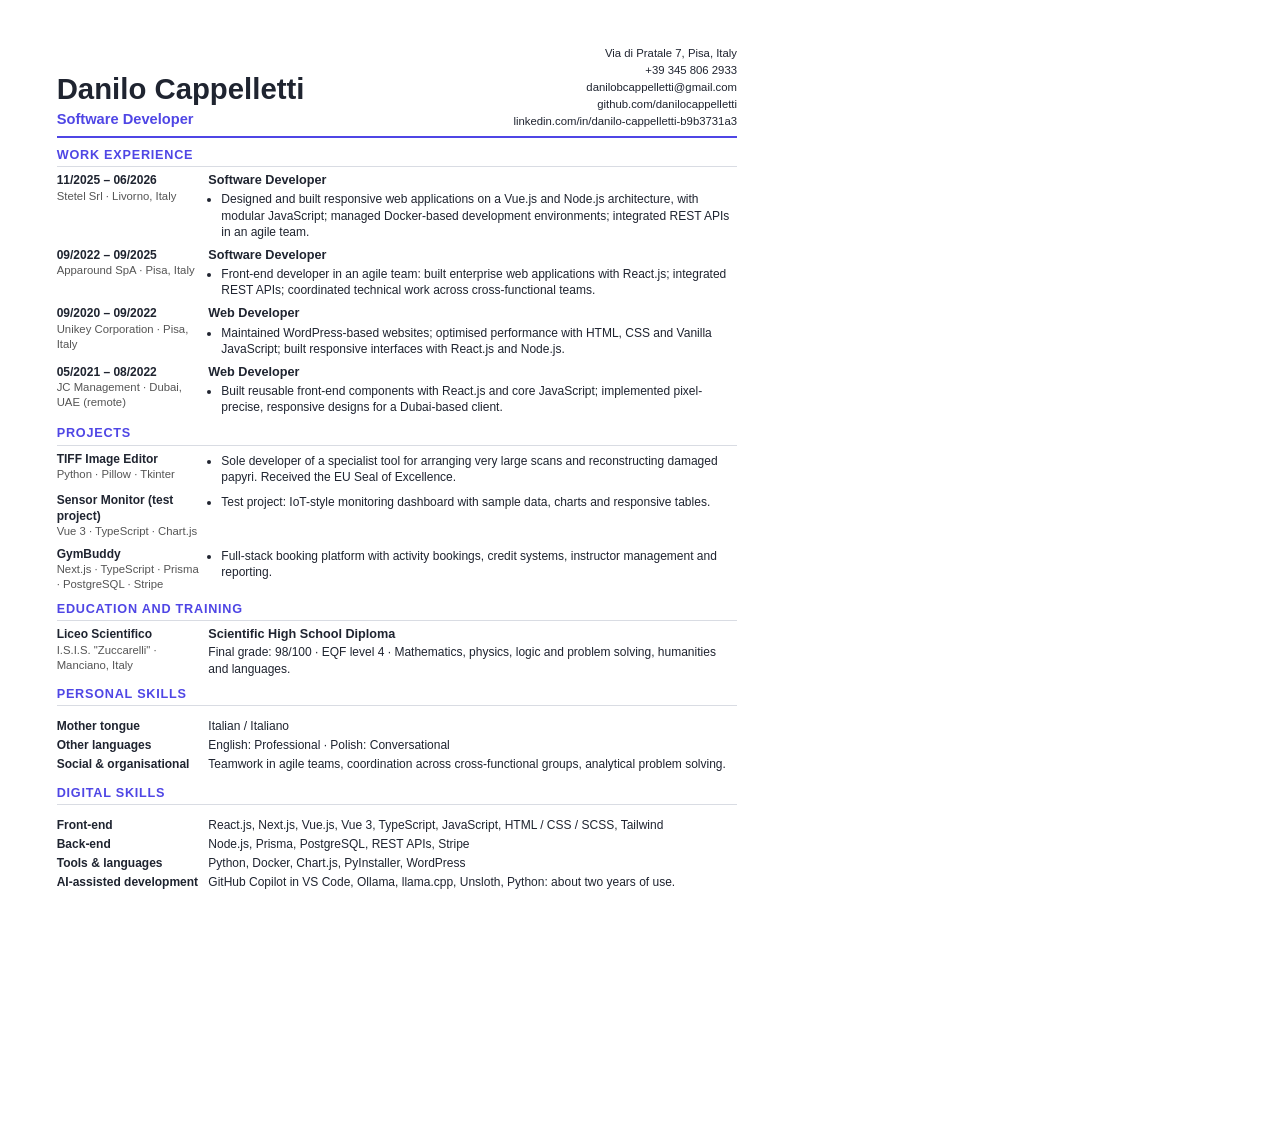
<file: europass.html>
<!DOCTYPE html>
<html lang="en">
<head>
  <meta charset="UTF-8" />
  <meta name="viewport" content="width=device-width, initial-scale=1.0" />
  <title>Danilo Cappelletti - Europass CV</title>
  <style>
    @page { size: A4; margin: 0; }
    * { box-sizing: border-box; }
    html, body { margin: 0; padding: 0; background: #fff; }
    html[lang="en"] .l-it, html[lang="it"] .l-en { display: none !important; }
    body {
      font-family: Arial, Helvetica, sans-serif;
      font-size: 9pt;
      line-height: 1.35;
      color: #1f2430;
      -webkit-print-color-adjust: exact;
      print-color-adjust: exact;
    }
    .cv { width: 210mm; height: 297mm; padding: 12mm 15mm; overflow: hidden; }
    header {
      display: flex; justify-content: space-between; align-items: flex-end;
      border-bottom: 2px solid #4f46e5; padding-bottom: 6px; margin-bottom: 4px;
    }
    h1 { margin: 0; font-size: 22pt; }
    .role { margin: 2px 0 0; color: #4f46e5; font-weight: bold; font-size: 11pt; }
    .contact { margin: 0; padding: 0; list-style: none; text-align: right; font-size: 8.5pt; line-height: 1.5; }
    .contact a { color: inherit; text-decoration: none; }
    h2 {
      margin: 9px 0 5px; padding-bottom: 2px; border-bottom: 1px solid #d9dce3;
      font-size: 9.5pt; text-transform: uppercase; letter-spacing: .06em; color: #4f46e5;
    }
    .entry { display: grid; grid-template-columns: 38mm 1fr; column-gap: 8px; margin-bottom: 6px; break-inside: avoid; }
    .meta { font-size: 8.5pt; color: #555; }
    .meta strong { display: block; color: #1f2430; font-size: 9pt; }
    .entry h3 { margin: 0; font-size: 9.5pt; }
    .entry p { margin: 1px 0 0; }
    .entry ul { margin: 2px 0 0; padding-left: 13px; }
    .entry li { margin-bottom: 1px; }
    .skills { display: grid; grid-template-columns: 38mm 1fr; column-gap: 8px; row-gap: 3px; }
    .skills dt { font-weight: bold; }
    .skills dd { margin: 0; }
    .footer-note { margin-top: 10px; font-size: 7.5pt; color: #777; }
  </style>
</head>
<body>
  <main class="cv">
    <header>
      <div>
        <h1>Danilo Cappelletti</h1>
        <p class="role"><span class="l-en">Software Developer</span><span class="l-it">Sviluppatore software</span></p>
      </div>
      <ul class="contact">
        <li><span class="l-en">Via di Pratale 7, Pisa, Italy</span><span class="l-it">Via di Pratale 7, Pisa, Italia</span></li>
        <li>+39 345 806 2933</li>
        <li><a href="mailto:danilobcappelletti@gmail.com">danilobcappelletti@gmail.com</a></li>
        <li><a href="https://github.com/danilocappelletti">github.com/danilocappelletti</a></li>
        <li><a href="https://it.linkedin.com/in/danilo-cappelletti-b9b3731a3">linkedin.com/in/danilo-cappelletti-b9b3731a3</a></li>
      </ul>
    </header>

    <h2><span class="l-en">Work experience</span><span class="l-it">Esperienza professionale</span></h2>

    <div class="entry">
      <div class="meta"><strong>11/2025 – 06/2026</strong>Stetel Srl · Livorno, Italy</div>
      <div>
        <h3><span class="l-en">Software Developer</span><span class="l-it">Sviluppatore software</span></h3>
        <ul>
          <li class="l-en">Designed and built responsive web applications on a Vue.js and Node.js architecture, with modular JavaScript; managed Docker-based development environments; integrated REST APIs in an agile team.</li>
          <li class="l-it">Progettazione e sviluppo di applicazioni web responsive con architettura Vue.js e Node.js e JavaScript modulare; gestione di ambienti di sviluppo basati su Docker; integrazione di API REST in un team agile.</li>
        </ul>
      </div>
    </div>

    <div class="entry">
      <div class="meta"><strong>09/2022 – 09/2025</strong>Apparound SpA · Pisa, Italy</div>
      <div>
        <h3><span class="l-en">Software Developer</span><span class="l-it">Sviluppatore software</span></h3>
        <ul>
          <li class="l-en">Front-end developer in an agile team: built enterprise web applications with React.js; integrated REST APIs; coordinated technical work across cross-functional teams.</li>
          <li class="l-it">Front-end developer in team agile: sviluppo di applicazioni web enterprise con React.js; integrazione di API REST; coordinamento del lavoro tecnico tra team trasversali.</li>
        </ul>
      </div>
    </div>

    <div class="entry">
      <div class="meta"><strong>09/2020 – 09/2022</strong>Unikey Corporation · Pisa, Italy</div>
      <div>
        <h3><span class="l-en">Web Developer</span><span class="l-it">Web developer</span></h3>
        <ul>
          <li class="l-en">Maintained WordPress-based websites; optimised performance with HTML, CSS and Vanilla JavaScript; built responsive interfaces with React.js and Node.js.</li>
          <li class="l-it">Gestione e manutenzione di siti WordPress; ottimizzazione delle prestazioni con HTML, CSS e Vanilla JavaScript; interfacce responsive con React.js e Node.js.</li>
        </ul>
      </div>
    </div>

    <div class="entry">
      <div class="meta"><strong>05/2021 – 08/2022</strong>JC Management · Dubai, UAE (<span class="l-en">remote</span><span class="l-it">da remoto</span>)</div>
      <div>
        <h3><span class="l-en">Web Developer</span><span class="l-it">Web developer</span></h3>
        <ul>
          <li class="l-en">Built reusable front-end components with React.js and core JavaScript; implemented pixel-precise, responsive designs for a Dubai-based client.</li>
          <li class="l-it">Sviluppo di componenti front-end riutilizzabili con React.js e JavaScript; implementazione di design responsive precisi al pixel per un cliente con sede a Dubai.</li>
        </ul>
      </div>
    </div>

    <h2><span class="l-en">Projects</span><span class="l-it">Progetti</span></h2>

    <div class="entry">
      <div class="meta"><strong>TIFF Image Editor</strong>Python · Pillow · Tkinter</div>
      <div>
        <ul>
          <li class="l-en">Sole developer of a specialist tool for arranging very large scans and reconstructing damaged papyri. Received the EU Seal of Excellence.</li>
          <li class="l-it">Unico sviluppatore di uno strumento specialistico per la disposizione di scansioni di grandi dimensioni e la ricostruzione di papiri danneggiati. Ha ricevuto l'EU Seal of Excellence.</li>
        </ul>
      </div>
    </div>

    <div class="entry">
      <div class="meta"><strong>Sensor Monitor (test project)</strong>Vue 3 · TypeScript · Chart.js</div>
      <div>
        <ul>
          <li class="l-en">Test project: IoT-style monitoring dashboard with sample data, charts and responsive tables.</li>
          <li class="l-it">Progetto di test: dashboard in stile IoT con dati di esempio, grafici e tabelle responsive.</li>
        </ul>
      </div>
    </div>

    <div class="entry">
      <div class="meta"><strong>GymBuddy</strong>Next.js · TypeScript · Prisma · PostgreSQL · Stripe</div>
      <div>
        <ul>
          <li class="l-en">Full-stack booking platform with activity bookings, credit systems, instructor management and reporting.</li>
          <li class="l-it">Piattaforma full-stack per prenotazioni con gestione di corsi, sistema di crediti, gestione degli istruttori e reportistica.</li>
        </ul>
      </div>
    </div>

    <h2><span class="l-en">Education and training</span><span class="l-it">Istruzione e formazione</span></h2>

    <div class="entry">
      <div class="meta"><strong>Liceo Scientifico</strong>I.S.I.S. "Zuccarelli" · Manciano, Italy</div>
      <div>
        <h3><span class="l-en">Scientific High School Diploma</span><span class="l-it">Diploma di Liceo Scientifico</span></h3>
        <p><span class="l-en">Final grade: 98/100 · EQF level 4 · Mathematics, physics, logic and problem solving, humanities and languages.</span><span class="l-it">Voto finale: 98/100 · Livello EQF 4 · Matematica, fisica, logica e problem solving, discipline umanistiche e lingue.</span></p>
      </div>
    </div>

    <h2><span class="l-en">Personal skills</span><span class="l-it">Competenze personali</span></h2>

    <dl class="skills">
      <dt><span class="l-en">Mother tongue</span><span class="l-it">Madrelingua</span></dt>
      <dd>Italian / Italiano</dd>
      <dt><span class="l-en">Other languages</span><span class="l-it">Altre lingue</span></dt>
      <dd><span class="l-en">English: Professional · Polish: Conversational</span><span class="l-it">Inglese: professionale · Polacco: conversazionale</span></dd>
      <dt><span class="l-en">Social &amp; organisational</span><span class="l-it">Relazionali e organizzative</span></dt>
      <dd><span class="l-en">Teamwork in agile teams, coordination across cross-functional groups, analytical problem solving.</span><span class="l-it">Lavoro di squadra in team agili, coordinamento tra gruppi trasversali, problem solving analitico.</span></dd>
    </dl>

    <h2><span class="l-en">Digital skills</span><span class="l-it">Competenze digitali</span></h2>

    <dl class="skills">
      <dt><span class="l-en">Front-end</span><span class="l-it">Front-end</span></dt>
      <dd>React.js, Next.js, Vue.js, Vue 3, TypeScript, JavaScript, HTML / CSS / SCSS, Tailwind</dd>
      <dt><span class="l-en">Back-end</span><span class="l-it">Back-end</span></dt>
      <dd>Node.js, Prisma, PostgreSQL, REST APIs, Stripe</dd>
      <dt><span class="l-en">Tools &amp; languages</span><span class="l-it">Strumenti e linguaggi</span></dt>
      <dd>Python, Docker, Chart.js, PyInstaller, WordPress</dd>
      <dt><span class="l-en">AI-assisted development</span><span class="l-it">Sviluppo assistito da AI</span></dt>
      <dd><span class="l-en">GitHub Copilot in VS Code, Ollama, llama.cpp, Unsloth, Python: about two years of use.</span><span class="l-it">GitHub Copilot in VS Code, Ollama, llama.cpp, Unsloth, Python: circa due anni di utilizzo.</span></dd>
    </dl>
  </main>
</body>
</html>
</file>
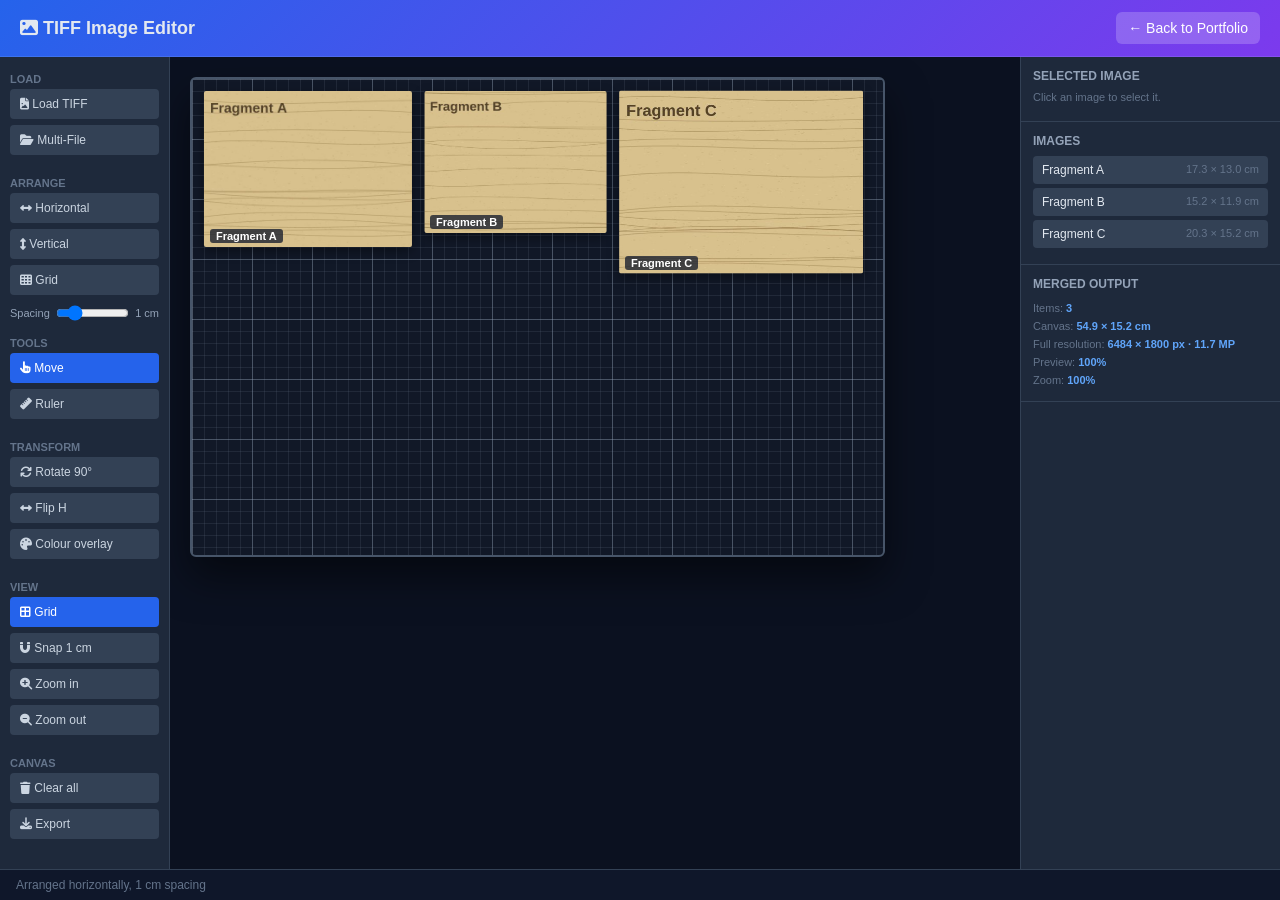
<file: tiff-demo.html>
<!DOCTYPE html>
<html lang="en">
<head>
    <meta charset="UTF-8">
    <meta name="viewport" content="width=device-width, initial-scale=1.0">
    <title>TIFF Image Editor Demo</title>
    <link rel="stylesheet" href="https://cdnjs.cloudflare.com/ajax/libs/font-awesome/6.4.0/css/all.min.css">
    <link rel="stylesheet" href="tiff-demo.css">
</head>
<body>
<div class="demo-container">
    <header class="header">
        <h1><i class="fas fa-image"></i> TIFF Image Editor</h1>
        <button class="close-btn" onclick="goBack()">← Back to Portfolio</button>
    </header>

    <div class="workspace">
        <nav class="toolbar" aria-label="Tools">
            <div class="tool-group">
                <div class="tool-section">Load</div>
                <button class="tool-btn" onclick="addScan(1)"><i class="fas fa-file-image"></i> Load TIFF</button>
                <button class="tool-btn" onclick="addScan(3)"><i class="fas fa-folder-open"></i> Multi-File</button>
            </div>
            <div class="tool-group">
                <div class="tool-section">Arrange</div>
                <button class="tool-btn" onclick="arrange('h')"><i class="fas fa-arrows-alt-h"></i> Horizontal</button>
                <button class="tool-btn" onclick="arrange('v')"><i class="fas fa-arrows-alt-v"></i> Vertical</button>
                <button class="tool-btn" onclick="arrange('g')"><i class="fas fa-th"></i> Grid</button>
                <label class="field">Spacing
                    <input type="range" min="0" max="5" step="0.5" value="1" id="spacing"
                           oninput="document.getElementById('spacingVal').textContent = this.value + ' cm'">
                    <span id="spacingVal">1 cm</span>
                </label>
            </div>
            <div class="tool-group">
                <div class="tool-section">Tools</div>
                <button class="tool-btn active" data-tool="move" onclick="setTool('move')"><i class="fas fa-hand-pointer"></i> Move</button>
                <button class="tool-btn" data-tool="ruler" onclick="setTool('ruler')"><i class="fas fa-ruler"></i> Ruler</button>
            </div>
            <div class="tool-group">
                <div class="tool-section">Transform</div>
                <button class="tool-btn" onclick="rotateSelected()"><i class="fas fa-sync"></i> Rotate 90°</button>
                <button class="tool-btn" onclick="flipSelected()"><i class="fas fa-arrows-alt-h"></i> Flip H</button>
                <button class="tool-btn" onclick="cycleColor()"><i class="fas fa-palette"></i> Colour overlay</button>
            </div>
            <div class="tool-group">
                <div class="tool-section">View</div>
                <button class="tool-btn active" id="gridBtn" onclick="toggleGrid()"><i class="fas fa-border-all"></i> Grid</button>
                <button class="tool-btn" id="snapBtn" onclick="toggleSnap()"><i class="fas fa-magnet"></i> Snap 1 cm</button>
                <button class="tool-btn" onclick="zoomBy(1.25)"><i class="fas fa-search-plus"></i> Zoom in</button>
                <button class="tool-btn" onclick="zoomBy(0.8)"><i class="fas fa-search-minus"></i> Zoom out</button>
            </div>
            <div class="tool-group">
                <div class="tool-section">Canvas</div>
                <button class="tool-btn" onclick="clearAll()"><i class="fas fa-trash"></i> Clear all</button>
                <button class="tool-btn" onclick="openExport()"><i class="fas fa-download"></i> Export</button>
            </div>
        </nav>

        <main class="canvas-area" id="viewport">
            <div class="paper" id="paper"></div>
        </main>

        <aside class="sidebar">
            <section class="sidebar-section">
                <div class="sidebar-title">Selected image</div>
                <div id="inspector"></div>
            </section>
            <section class="sidebar-section">
                <div class="sidebar-title">Images</div>
                <div id="sectionsList"></div>
            </section>
            <section class="sidebar-section">
                <div class="sidebar-title">Merged output</div>
                <div id="outputInfo"></div>
            </section>
        </aside>
    </div>

    <div class="status-bar">
        <span id="status">Ready</span>
        <span id="cursor"></span>
    </div>
</div>

<div class="modal" id="exportModal" hidden>
    <div class="modal-card">
        <h2>Export merged image</h2>
        <div id="exportInfo"></div>
        <label><input type="checkbox" id="withOverlays" checked> Include overlays (grid and colour)</label>
        <div class="modal-actions">
            <button class="btn-secondary" onclick="closeExport()">Cancel</button>
            <button class="btn-primary" onclick="exportPng()"><i class="fas fa-download"></i> Export PNG</button>
        </div>
    </div>
</div>

<script>
const PX_PER_CM = 12;            // on-screen pixels per cm at 100% zoom
const EXPORT_PX_PER_CM = 60;     // browser export resolution (the Python app exports at full DPI)
const DPI = 300;
const MIN_PAPER = { w: 50, h: 40 };
const SCANS = [
    { wpx: 2048, hpx: 1536 },
    { wpx: 1800, hpx: 1400 },
    { wpx: 2400, hpx: 1800 },
    { wpx: 1600, hpx: 1200 },
];
const COLORS = [null, '#ef4444', '#22c55e', '#3b82f6', '#f59e0b'];

const $ = id => document.getElementById(id);
const paper = $('paper');
const rulerEl = document.createElementNS('http://www.w3.org/2000/svg', 'svg');
rulerEl.setAttribute('class', 'ruler');
paper.appendChild(rulerEl);

let items = [];
let selectedId = null;
let nextId = 1;
let scanCount = 0;
let tool = 'move';
let zoom = innerWidth < 800 ? Math.min(0.6, Math.max(0.4, ($('viewport').clientWidth - 40) / ((MIN_PAPER.w + 8) * PX_PER_CM))) : 1;
let showGrid = true;
let snap = false;
let drag = null;
let ruler = null;
let rulerDrawing = false;

const goBack = () => { window.location.href = 'index.html#projects'; };
const clamp = (v, lo, hi) => Math.min(hi, Math.max(lo, v));
const k = () => PX_PER_CM * zoom;
const selected = () => items.find(i => i.id === selectedId);
const setStatus = msg => { $('status').textContent = msg; };

function sizeCm(it) {
    return { w: it.wpx / DPI * 2.54 * it.scale, h: it.hpx / DPI * 2.54 * it.scale };
}

function visualCm(it) {
    const s = sizeCm(it);
    return it.rot % 180 ? { w: s.h, h: s.w } : s;
}

function bounds() {
    if (!items.length) return { left: 0, top: 0, right: 0, bottom: 0 };
    const b = { left: Infinity, top: Infinity, right: -Infinity, bottom: -Infinity };
    items.forEach(it => {
        const v = visualCm(it);
        b.left = Math.min(b.left, it.x);
        b.top = Math.min(b.top, it.y);
        b.right = Math.max(b.right, it.x + v.w);
        b.bottom = Math.max(b.bottom, it.y + v.h);
    });
    return b;
}

function paperPoint(e) {
    const r = paper.getBoundingClientRect(), K = k();
    return { x: (e.clientX - r.left - paper.clientLeft) / K, y: (e.clientY - r.top - paper.clientTop) / K };
}

// Procedural stand-in for a scan: parchment colour, fibres and a label.
function makeScan(name, wpx, hpx) {
    const c = document.createElement('canvas');
    c.width = 480;
    c.height = Math.round(480 * hpx / wpx);
    const g = c.getContext('2d');
    g.fillStyle = '#d8c18d';
    g.fillRect(0, 0, c.width, c.height);
    for (let i = 0; i < 1400; i++) {
        g.fillStyle = `rgba(${Math.random() < .5 ? '110,70,30' : '255,250,235'},${(Math.random() * .18).toFixed(3)})`;
        g.fillRect(Math.random() * c.width, Math.random() * c.height, 1 + Math.random() * 4, 1);
    }
    g.strokeStyle = 'rgba(110,70,30,.28)';
    g.lineWidth = 1.5;
    for (let i = 0; i < 16; i++) {
        const y = Math.random() * c.height;
        g.beginPath();
        g.moveTo(0, y);
        g.bezierCurveTo(c.width * .3, y + Math.random() * 40 - 20, c.width * .6, y + Math.random() * 40 - 20, c.width, y);
        g.stroke();
    }
    g.fillStyle = 'rgba(50,35,20,.8)';
    g.font = `bold ${Math.round(c.height * .09)}px sans-serif`;
    g.fillText(name, 14, Math.round(c.height * .14));
    return c;
}

function addScan(n) {
    for (let i = 0; i < n; i++) {
        scanCount++;
        const src = SCANS[(scanCount - 1) % SCANS.length];
        const name = `Fragment ${String.fromCharCode(64 + scanCount)}`;
        const tex = makeScan(name, src.wpx, src.hpx);
        const b = bounds();
        items.push({
            id: nextId++, name, wpx: src.wpx, hpx: src.hpx,
            x: items.length ? b.right + 1 : 1, y: 1,
            rot: 0, flip: false, scale: 1, color: null,
            tex, url: tex.toDataURL('image/jpeg', .85), el: null,
        });
    }
    render();
    setStatus(`Added ${n} image${n > 1 ? 's' : ''} at ${DPI} DPI`);
}

function arrange(mode) {
    if (!items.length) return;
    const gap = +$('spacing').value;
    let x = 1, y = 1, rowH = 0;
    const cols = Math.ceil(Math.sqrt(items.length));
    items.forEach((it, i) => {
        const v = visualCm(it);
        if (mode === 'h') { it.x = x; it.y = 1; x += v.w + gap; }
        if (mode === 'v') { it.x = 1; it.y = y; y += v.h + gap; }
        if (mode === 'g') {
            if (i && i % cols === 0) { x = 1; y += rowH + gap; rowH = 0; }
            it.x = x; it.y = y; x += v.w + gap; rowH = Math.max(rowH, v.h);
        }
    });
    render();
    setStatus(`Arranged ${mode === 'h' ? 'horizontally' : mode === 'v' ? 'vertically' : 'in a grid'}, ${gap} cm spacing`);
}

function selectItem(id) {
    selectedId = id;
    render();
}

function setTool(t) {
    tool = t;
    document.querySelectorAll('[data-tool]').forEach(b => b.classList.toggle('active', b.dataset.tool === t));
    setStatus(t === 'ruler' ? 'Ruler: drag on the canvas to measure in cm' : 'Move: drag images to position them');
    render();
}

function rotateSelected() {
    const it = selected();
    if (!it) return setStatus('Select an image first');
    it.rot = (it.rot + 90) % 360;
    render();
    setStatus(`Rotated to ${it.rot}°`);
}

function flipSelected() {
    const it = selected();
    if (!it) return setStatus('Select an image first');
    it.flip = !it.flip;
    render();
    setStatus(it.flip ? 'Flipped horizontally' : 'Flip removed');
}

function cycleColor() {
    const it = selected();
    if (!it) return setStatus('Select an image first');
    it.color = COLORS[(COLORS.indexOf(it.color) + 1) % COLORS.length];
    render();
    setStatus(it.color ? `Colour overlay ${it.color}` : 'Colour overlay removed');
}

function setPos(axis, value) {
    const it = selected();
    if (!it) return;
    it[axis] = Math.max(0, +value || 0);
    render();
}

function setScale(value) {
    const it = selected();
    if (!it) return;
    it.scale = parseFloat(value);
    render();
    setStatus(`Scale ${Math.round(it.scale * 100)}%`);
}

function deleteSelected() {
    const it = selected();
    if (!it) return;
    it.el?.remove();
    items = items.filter(i => i !== it);
    selectedId = null;
    render();
    setStatus('Image deleted');
}

function clearAll() {
    items.forEach(i => i.el?.remove());
    items = [];
    selectedId = null;
    ruler = null;
    scanCount = 0;
    render();
    setStatus('Canvas cleared');
}

function toggleGrid() {
    showGrid = !showGrid;
    $('gridBtn').classList.toggle('active', showGrid);
    render();
}

function toggleSnap() {
    snap = !snap;
    $('snapBtn').classList.toggle('active', snap);
    setStatus(snap ? 'Snap to 1 cm on' : 'Snap off');
}

function zoomBy(f) {
    zoom = clamp(zoom * f, 0.5, 3);
    render();
    setStatus(`Zoom ${Math.round(zoom * 100)}%`);
}

function buildItem(it) {
    const el = document.createElement('div');
    el.className = 'item';
    el.innerHTML = '<div class="scan"></div><span class="item-label"></span>';
    el.addEventListener('pointerdown', e => {
        if (tool !== 'move') return;
        e.stopPropagation();
        const p = paperPoint(e);
        drag = { id: it.id, dx: p.x - it.x, dy: p.y - it.y };
        selectedId = it.id;
        render();
    });
    return el;
}

function placeItem(it, K) {
    const v = visualCm(it), s = sizeCm(it), el = it.el, scan = el.firstChild;
    el.style.cssText = `left:${it.x * K}px;top:${it.y * K}px;width:${v.w * K}px;height:${v.h * K}px`;
    el.classList.toggle('selected', it.id === selectedId);
    scan.style.cssText = `width:${s.w * K}px;height:${s.h * K}px;` +
        `transform:translate(-50%,-50%) rotate(${it.rot}deg) scaleX(${it.flip ? -1 : 1});` +
        `background-image:${it.color ? `linear-gradient(${it.color}66,${it.color}66),` : ''}url(${it.url})`;
    el.lastChild.textContent = it.name;
}

function drawRuler(W, H, K) {
    rulerEl.setAttribute('width', W * K);
    rulerEl.setAttribute('height', H * K);
    if (!ruler) { rulerEl.innerHTML = ''; return; }
    const x1 = ruler.x1 * K, y1 = ruler.y1 * K, x2 = ruler.x2 * K, y2 = ruler.y2 * K;
    const cm = Math.hypot(ruler.x2 - ruler.x1, ruler.y2 - ruler.y1);
    rulerEl.innerHTML = `<line x1="${x1}" y1="${y1}" x2="${x2}" y2="${y2}"/>` +
        `<circle cx="${x1}" cy="${y1}" r="4"/><circle cx="${x2}" cy="${y2}" r="4"/>` +
        `<text x="${(x1 + x2) / 2 + 8}" y="${(y1 + y2) / 2 - 8}">${cm.toFixed(1)} cm</text>`;
}

function inspectorHtml(sel) {
    const v = visualCm(sel);
    return `
        <div class="field-row">
            <label>X (cm)<input type="number" step="0.1" value="${sel.x.toFixed(1)}" onchange="setPos('x', this.value)"></label>
            <label>Y (cm)<input type="number" step="0.1" value="${sel.y.toFixed(1)}" onchange="setPos('y', this.value)"></label>
        </div>
        <label>Scale
            <select onchange="setScale(this.value)">
                ${[1, .75, .5, .25].map(s => `<option value="${s}" ${sel.scale === s ? 'selected' : ''}>${s * 100}%</option>`).join('')}
            </select>
        </label>
        <p class="muted">Source ${sel.wpx} × ${sel.hpx} px · ${DPI} DPI</p>
        <p class="muted">Placed ${v.w.toFixed(1)} × ${v.h.toFixed(1)} cm · rotation ${sel.rot}°${sel.flip ? ' · flipped' : ''}</p>
        <p class="muted">Overlay: ${sel.color ? `<span class="swatch" style="background:${sel.color}"></span>` : 'none'}</p>
        <button class="btn-remove" onclick="deleteSelected()"><i class="fas fa-trash"></i> Delete image</button>`;
}

function updateSidebar(b) {
    const sel = selected();
    $('inspector').innerHTML = sel ? inspectorHtml(sel) : '<p class="muted">Click an image to select it.</p>';
    $('sectionsList').innerHTML = items.length
        ? items.map(it => {
            const v = visualCm(it);
            return `<button class="list-item ${it.id === selectedId ? 'active' : ''}" onclick="selectItem(${it.id})">
                        ${it.name}<span>${v.w.toFixed(1)} × ${v.h.toFixed(1)} cm</span></button>`;
        }).join('')
        : '<p class="muted">No images loaded.</p>';

    const pxW = Math.round((b.right - b.left) / 2.54 * DPI);
    const pxH = Math.round((b.bottom - b.top) / 2.54 * DPI);
    const mp = pxW * pxH / 1e6;
    const preview = mp > 100 ? 30 : mp > 50 ? 50 : mp > 25 ? 70 : 100;
    $('outputInfo').innerHTML = `
        <div class="stat">Items: <span class="stat-val">${items.length}</span></div>
        <div class="stat">Canvas: <span class="stat-val">${(b.right - b.left).toFixed(1)} × ${(b.bottom - b.top).toFixed(1)} cm</span></div>
        <div class="stat">Full resolution: <span class="stat-val">${pxW} × ${pxH} px · ${mp.toFixed(1)} MP</span></div>
        <div class="stat">Preview: <span class="stat-val">${preview}%${preview < 100 ? ' (performance mode)' : ''}</span></div>
        <div class="stat">Zoom: <span class="stat-val">${Math.round(zoom * 100)}%</span></div>`;
}

function render() {
    const K = k(), b = bounds();
    const W = Math.max(MIN_PAPER.w, b.right + 2), H = Math.max(MIN_PAPER.h, b.bottom + 2);
    paper.style.width = W * K + 'px';
    paper.style.height = H * K + 'px';
    paper.style.backgroundSize = `${5 * K}px ${5 * K}px, ${5 * K}px ${5 * K}px, ${K}px ${K}px, ${K}px ${K}px`;
    paper.classList.toggle('grid', showGrid);
    paper.classList.toggle('ruler-mode', tool === 'ruler');
    items.forEach(it => {
        if (!it.el) { it.el = buildItem(it); paper.appendChild(it.el); }
        placeItem(it, K);
    });
    paper.querySelectorAll('.item').forEach(el => { if (!items.some(i => i.el === el)) el.remove(); });
    drawRuler(W, H, K);
    updateSidebar(b);
}

paper.addEventListener('pointerdown', e => {
    const p = paperPoint(e);
    if (tool === 'ruler') {
        ruler = { x1: p.x, y1: p.y, x2: p.x, y2: p.y };
        rulerDrawing = true;
        e.preventDefault();
        render();
    } else if (selectedId !== null) {
        selectedId = null;
        render();
    }
});

paper.addEventListener('pointermove', e => {
    const p = paperPoint(e);
    $('cursor').textContent = `x ${p.x.toFixed(1)} cm · y ${p.y.toFixed(1)} cm`;
});

document.addEventListener('pointermove', e => {
    if (drag) {
        const it = items.find(i => i.id === drag.id);
        const p = paperPoint(e);
        let x = Math.max(0, p.x - drag.dx), y = Math.max(0, p.y - drag.dy);
        if (snap) { x = Math.round(x); y = Math.round(y); }
        it.x = x;
        it.y = y;
        render();
    }
    if (rulerDrawing) {
        const p = paperPoint(e);
        ruler.x2 = p.x;
        ruler.y2 = p.y;
        render();
    }
});

function endPointer() {
    if (rulerDrawing) {
        rulerDrawing = false;
        setStatus(`Distance: ${Math.hypot(ruler.x2 - ruler.x1, ruler.y2 - ruler.y1).toFixed(1)} cm`);
    }
    drag = null;
}
document.addEventListener('pointerup', endPointer);
document.addEventListener('pointercancel', endPointer);

document.addEventListener('keydown', e => {
    if (/INPUT|SELECT|TEXTAREA/.test(e.target.tagName)) return;
    if (e.key === 'Escape') { selectedId = null; render(); return; }
    const it = selected();
    if (!it) return;
    if (e.key === 'Delete' || e.key === 'Backspace') { deleteSelected(); return; }
    const step = e.shiftKey ? 1 : 0.1;
    const moves = { ArrowLeft: [-step, 0], ArrowRight: [step, 0], ArrowUp: [0, -step], ArrowDown: [0, step] };
    if (!moves[e.key]) return;
    e.preventDefault();
    it.x = Math.max(0, it.x + moves[e.key][0]);
    it.y = Math.max(0, it.y + moves[e.key][1]);
    render();
});

function openExport() {
    if (!items.length) return setStatus('Add an image before exporting');
    const b = bounds();
    const pxW = Math.round((b.right - b.left) / 2.54 * DPI);
    const pxH = Math.round((b.bottom - b.top) / 2.54 * DPI);
    $('exportInfo').innerHTML = `
        <p>Full resolution (Python app): <strong>${pxW} × ${pxH} px</strong> · ${(pxW * pxH / 1e6).toFixed(1)} MP at ${DPI} DPI</p>
        <p class="muted">This browser export renders a ${EXPORT_PX_PER_CM} px/cm preview PNG.</p>`;
    $('exportModal').hidden = false;
}

function closeExport() {
    $('exportModal').hidden = true;
}

function exportPng() {
    const withOverlays = $('withOverlays').checked;
    const b = bounds(), E = EXPORT_PX_PER_CM;
    const c = document.createElement('canvas');
    c.width = Math.ceil((b.right - b.left) * E);
    c.height = Math.ceil((b.bottom - b.top) * E);
    const g = c.getContext('2d');
    g.fillStyle = '#ffffff';
    g.fillRect(0, 0, c.width, c.height);
    items.forEach(it => {
        const v = visualCm(it), s = sizeCm(it);
        const w = s.w * E, h = s.h * E;
        g.save();
        g.translate((it.x - b.left + v.w / 2) * E, (it.y - b.top + v.h / 2) * E);
        g.rotate(it.rot * Math.PI / 180);
        g.scale(it.flip ? -1 : 1, 1);
        g.drawImage(it.tex, -w / 2, -h / 2, w, h);
        if (withOverlays && it.color) {
            g.globalAlpha = 0.4;
            g.fillStyle = it.color;
            g.fillRect(-w / 2, -h / 2, w, h);
        }
        g.restore();
    });
    if (withOverlays && showGrid) {
        g.strokeStyle = 'rgba(15,23,42,.35)';
        g.lineWidth = 1;
        g.beginPath();
        for (let i = Math.ceil(b.left); i <= b.right; i++) {
            const x = (i - b.left) * E + .5;
            g.moveTo(x, 0); g.lineTo(x, c.height);
        }
        for (let i = Math.ceil(b.top); i <= b.bottom; i++) {
            const y = (i - b.top) * E + .5;
            g.moveTo(0, y); g.lineTo(c.width, y);
        }
        g.stroke();
    }
    const a = document.createElement('a');
    a.download = 'merged_preview.png';
    a.href = c.toDataURL('image/png');
    a.click();
    closeExport();
    setStatus(`Exported ${c.width} × ${c.height} px preview`);
}

addScan(3);
arrange('h');
</script>
</body>
</html>
</file>
<file: style.css>
/* ============================================================
   TOKENS
   Dark instrument-panel direction: one signal colour, hairline
   rules, and a mono layer for dates, stack and measurements.
   The light theme keeps the same roles with a darker amber so
   accent text stays readable on paper-white.
   ============================================================ */
:root {
  color-scheme: dark;

  --bg:          #0c0e0f;
  --surface:     #121517;
  --line:        rgba(220,232,226,0.12);
  --line-strong: rgba(220,232,226,0.26);

  --text:        #e9ece8;
  --muted:       #a4aca9;
  --dim:         #8c9592;

  --accent:      #ffb454;
  --accent-hover:#ffc374;
  --accent-ink:  #0c0e0f;
  --accent-soft: rgba(255,180,84,0.12);

  --nav-bg:      rgba(12,14,15,0.94);
  --scroll:      #2b3235;

  --ease-out:    cubic-bezier(0.23, 1, 0.32, 1);

  --f-display: 'IBM Plex Sans', sans-serif;
  --f-body:    'IBM Plex Sans', sans-serif;
  --f-mono:    'IBM Plex Mono', ui-monospace, monospace;

  --gutter: clamp(20px, 4vw, 48px);
  --max:    1200px;
}

:root[data-theme="light"] {
  color-scheme: light;

  --bg:          #f5f6f2;
  --surface:     #ebede8;
  --line:        rgba(20,28,24,0.12);
  --line-strong: rgba(20,28,24,0.28);

  --text:        #14181a;
  --muted:       #4a5350;
  --dim:         #5b6563;

  --accent:      #a85a00;
  --accent-hover:#8a4a00;
  --accent-ink:  #ffffff;
  --accent-soft: rgba(168,90,0,0.12);

  --nav-bg:      rgba(245,246,242,0.94);
  --scroll:      #c9cec9;
}

/* ============================================================
   RESET & BASE
   ============================================================ */
*, *::before, *::after { margin: 0; padding: 0; box-sizing: border-box; }

html {
  scroll-behavior: smooth;
  scroll-padding-top: 96px;
  overflow-x: hidden; overflow-x: clip;
  scrollbar-width: thin;
  scrollbar-color: var(--scroll) var(--bg);
}

body {
  font-family: var(--f-body);
  background: var(--bg);
  color: var(--text);
  line-height: 1.6;
  overflow-x: hidden; overflow-x: clip;
  -webkit-tap-highlight-color: transparent;
  -webkit-font-smoothing: antialiased;
}

a { color: inherit; text-decoration: none; }
img { max-width: 100%; display: block; }
ul { list-style: none; }
button { font: inherit; color: inherit; background: none; border: 0; cursor: pointer; }

::selection { background: var(--accent); color: var(--accent-ink); }

:focus-visible {
  outline: 2px solid var(--accent);
  outline-offset: 3px;
}

.skip-link {
  position: absolute; left: 16px; top: -48px; z-index: 10000;
  background: var(--accent); color: var(--accent-ink);
  padding: 8px 12px; font-family: var(--f-mono); font-size: 0.875rem;
}
.skip-link:focus { top: 16px; }

.container {
  width: 100%;
  max-width: var(--max);
  margin: 0 auto;
  padding: 0 var(--gutter);
}

.section {
  padding: clamp(88px, 12vw, 144px) 0;
  border-top: 1px solid var(--line);
}

.section-header {
  display: grid;
  gap: 16px;
  margin-bottom: clamp(40px, 6vw, 64px);
  max-width: 44rem;
}

.section-title {
  font-family: var(--f-display);
  font-weight: 500;
  font-size: clamp(2rem, 4.2vw, 3.25rem);
  line-height: 1.08;
  letter-spacing: -0.03em;
  text-wrap: balance;
}

.section-subtitle {
  color: var(--muted);
  font-size: 1.0625rem;
  max-width: 52ch;
}

.section-title .gradient-text { color: inherit; }

/* Custom cursor (fine pointers only, see script.js) */
.cursor, .cursor-follower {
  display: none; position: fixed; top: 0; left: 0;
  border-radius: 50%; pointer-events: none; opacity: 0;
}
.cursor { width: 10px; height: 10px; background: var(--accent); z-index: 9999; }
.cursor-follower {
  width: 36px; height: 36px; border: 1px solid var(--accent);
  z-index: 9998; transition: transform 120ms var(--ease-out);
}
@media (hover: hover) and (pointer: fine) {
  .cursor, .cursor-follower { display: block; }
  html.custom-cursor body { cursor: none; }
  html.custom-cursor .cursor, html.custom-cursor .cursor-follower { opacity: 1; }
}

/* ============================================================
   BUTTONS & LINKS
   ============================================================ */
.btn {
  display: inline-flex; align-items: center; gap: 10px;
  padding: 14px 20px;
  font-family: var(--f-mono); font-size: 0.875rem; font-weight: 500;
  border: 1px solid transparent; border-radius: 2px;
  transition:
    transform 160ms var(--ease-out),
    background-color 200ms var(--ease-out),
    border-color 200ms var(--ease-out),
    color 200ms var(--ease-out);
}
.btn:active { transform: scale(0.97); }
.btn-primary { background: var(--accent); color: var(--accent-ink); }
.btn-secondary { border-color: var(--line-strong); color: var(--text); }
@media (hover: hover) and (pointer: fine) {
  .btn:hover { transform: translateY(-1px); }
  .btn-primary:hover { background: var(--accent-hover); }
  .btn-secondary:hover { border-color: var(--accent); color: var(--accent); }
}

.evidence-link {
  display: inline-flex; align-items: center; gap: 8px;
  font-family: var(--f-mono); font-size: 0.875rem;
  color: var(--accent);
  padding-bottom: 2px;
  background: linear-gradient(currentColor, currentColor) 0 100% / 0 1px no-repeat;
  transition: color 200ms var(--ease-out), background-size 200ms var(--ease-out);
}
@media (hover: hover) and (pointer: fine) {
  .evidence-link:hover { background-size: 100% 1px; }
}

.social-icon,
.project-link,
.contact-social-link,
.footer-socials a {
  display: inline-grid; place-items: center;
  width: 40px; height: 40px;
  border: 1px solid var(--line-strong); border-radius: 2px;
  color: var(--muted);
  transition: transform 160ms var(--ease-out), color 200ms var(--ease-out), border-color 200ms var(--ease-out);
}
.social-icon:active,
.project-link:active,
.contact-social-link:active,
.footer-socials a:active { transform: scale(0.97); }
@media (hover: hover) and (pointer: fine) {
  .social-icon:hover,
  .project-link:hover,
  .contact-social-link:hover,
  .footer-socials a:hover { color: var(--accent); border-color: var(--accent); }
}

/* Mono chips for stack and tags */
.capability-stack,
.stack-chips,
.timeline-tags {
  display: flex; flex-wrap: wrap; gap: 8px;
}
.capability-stack li,
.stack-chips li,
.timeline-tags .tag {
  font-family: var(--f-mono); font-size: 0.75rem; line-height: 1;
  padding: 6px 8px;
  border: 1px solid var(--line);
  border-radius: 2px;
  color: var(--muted);
}

/* ============================================================
   NAVBAR
   ============================================================ */
.navbar {
  position: fixed; top: 0; left: 0; right: 0; z-index: 1000;
  border-bottom: 1px solid transparent;
  transition: background-color 250ms var(--ease-out), border-color 250ms var(--ease-out);
}
.navbar.scrolled {
  background: var(--nav-bg);
  border-bottom-color: var(--line);
}
.nav-container {
  max-width: var(--max); margin: 0 auto;
  padding: 16px var(--gutter);
  display: flex; align-items: center; justify-content: space-between; gap: 24px;
}
.nav-logo {
  font-family: var(--f-display); font-weight: 600; font-size: 1.125rem;
  letter-spacing: -0.02em;
}
.nav-logo .dot { color: var(--accent); }

.nav-menu { display: flex; gap: 28px; }
.nav-link {
  position: relative;
  font-size: 0.875rem; color: var(--muted);
  padding: 6px 0;
  transition: color 200ms var(--ease-out);
}
.nav-link::after {
  content: "";
  position: absolute; left: 0; right: 0; bottom: 0;
  height: 1px; background: var(--accent);
  transform: scaleX(0); transform-origin: left;
  transition: transform 250ms var(--ease-out);
}
.nav-link:hover,
.nav-link.active { color: var(--text); }
.nav-link.active::after { transform: scaleX(1); }
@media (hover: hover) and (pointer: fine) {
  .nav-link:hover::after { transform: scaleX(1); }
}

.nav-actions { display: flex; align-items: center; gap: 12px; }
.menu-cv { display: none; }
.pdf-btn {
  display: inline-flex; align-items: center; gap: 8px;
  font-family: var(--f-mono); font-size: 0.8125rem;
  padding: 8px 12px;
  border: 1px solid var(--line-strong); border-radius: 2px;
  transition: transform 160ms var(--ease-out), border-color 200ms var(--ease-out), color 200ms var(--ease-out);
}
.pdf-btn:active { transform: scale(0.97); }
@media (hover: hover) and (pointer: fine) {
  .pdf-btn:hover { border-color: var(--accent); color: var(--accent); }
}

.lang-btn {
  font-family: var(--f-mono); font-size: 0.8125rem;
  padding: 8px 10px; border: 1px solid var(--line-strong); border-radius: 2px;
  transition: transform 160ms var(--ease-out), border-color 200ms var(--ease-out);
}
.lang-btn:active { transform: scale(0.97); }
@media (hover: hover) and (pointer: fine) {
  .lang-btn:hover { border-color: var(--accent); }
}

.hamburger {
  display: none; flex-direction: column; justify-content: center; gap: 5px;
  width: 40px; height: 40px; padding: 0 9px;
}
.hamburger span {
  display: block; height: 1px; background: var(--text);
  transition: transform 250ms var(--ease-out), opacity 200ms var(--ease-out);
}
.hamburger.open span:nth-child(1) { transform: translateY(6px) rotate(45deg); }
.hamburger.open span:nth-child(2) { opacity: 0; }
.hamburger.open span:nth-child(3) { transform: translateY(-6px) rotate(-45deg); }

/* ============================================================
   HERO
   ============================================================ */
.hero {
  position: relative;
  min-height: 100vh; min-height: 100svh;
  display: flex; align-items: center;
  padding: 140px 0 96px;
  overflow: hidden;
}
.hero::before {
  content: "";
  position: absolute; inset: 0;
  background-image:
    linear-gradient(var(--line) 1px, transparent 1px),
    linear-gradient(90deg, var(--line) 1px, transparent 1px);
  background-size: 64px 64px;
  mask-image: radial-gradient(ellipse at 70% 40%, #000 15%, transparent 70%);
  -webkit-mask-image: radial-gradient(ellipse at 70% 40%, #000 15%, transparent 70%);
  opacity: 0.6;
  pointer-events: none;
}
#particles-canvas {
  position: absolute; inset: 0;
  opacity: 0.45;
  pointer-events: none;
}

.hero-content {
  position: relative; z-index: 1;
  width: 100%; max-width: var(--max); margin: 0 auto;
  padding: 0 var(--gutter);
  display: grid;
  grid-template-columns: minmax(0, 1.5fr) minmax(0, 1fr);
  column-gap: clamp(48px, 7vw, 96px);
  align-items: end;
}

.hero-name {
  font-family: var(--f-display); font-weight: 600;
  font-size: clamp(2.75rem, 7.2vw, 6rem);
  line-height: 0.98; letter-spacing: -0.045em;
  margin-bottom: 24px;
}
.hero-title {
  font-family: var(--f-display); font-weight: 500;
  font-size: clamp(1.25rem, 2.2vw, 1.5rem);
  letter-spacing: -0.01em;
  margin-bottom: 20px;
}
.hero-description {
  color: var(--muted);
  font-size: 1.0625rem;
  max-width: 56ch;
  margin-bottom: 36px;
}
.hero-cta { display: flex; flex-wrap: wrap; gap: 12px; margin-bottom: 32px; }
.hero-socials { display: flex; gap: 10px; }

/* Hero enters once on load; reduced motion is handled by the global rule below */
@keyframes hero-in {
  from { opacity: 0; transform: translateY(14px); }
}
.hero-content > * { animation: hero-in 500ms var(--ease-out) both; }
.hero-content > :nth-child(2) { animation-delay: 80ms; }
.hero-content > :nth-child(3) { animation-delay: 160ms; }
.hero-content > :nth-child(4) { animation-delay: 240ms; }
.hero-content > :nth-child(5) { animation-delay: 320ms; }
.hero-content > :nth-child(6) { animation-delay: 400ms; }

.hero-spec {
  grid-column: 2; grid-row: 1 / span 5;
  align-self: end;
  border-top: 1px solid var(--line-strong);
}
.hero-spec > div {
  display: grid; grid-template-columns: 9rem 1fr; gap: 16px;
  padding: 16px 0;
  border-bottom: 1px solid var(--line);
  font-size: 0.9375rem;
}
.hero-spec dt {
  font-family: var(--f-mono); font-size: 0.75rem;
  text-transform: uppercase; letter-spacing: 0.08em;
  color: var(--dim);
  padding-top: 3px;
}
.hero-spec dd { color: var(--text); }

/* ============================================================
   SKILLS (capabilities, shown first for recruiters)
   ============================================================ */
.capability-list { border-top: 1px solid var(--line-strong); }
.capability {
  display: grid;
  grid-template-columns: minmax(0, 0.9fr) minmax(0, 1.4fr) minmax(0, 1fr);
  gap: 32px;
  padding: 36px 0;
  border-bottom: 1px solid var(--line);
  align-items: start;
}
.capability-heading h3 {
  font-family: var(--f-display); font-weight: 500;
  font-size: clamp(1.25rem, 2vw, 1.5rem);
  letter-spacing: -0.02em;
}
.capability p { color: var(--muted); margin-bottom: 16px; max-width: 60ch; }
.capability .evidence-link { justify-self: start; }

.stack-grid {
  display: grid; grid-template-columns: repeat(3, minmax(0, 1fr));
  gap: 32px;
  margin-top: 48px;
}
.stack-card-wide { grid-column: 1 / -1; }
.stack-note { color: var(--muted); max-width: 70ch; margin-bottom: 16px; }
.stack-title {
  display: flex; align-items: center; gap: 10px;
  font-family: var(--f-mono); font-size: 0.8125rem; font-weight: 500;
  text-transform: uppercase; letter-spacing: 0.08em;
  color: var(--dim);
  padding-bottom: 14px; margin-bottom: 16px;
  border-bottom: 1px solid var(--line-strong);
}
.stack-title i { color: var(--accent); }

/* ============================================================
   PROJECTS
   ============================================================ */
.project-kicker {
  font-family: var(--f-mono); font-size: 0.8125rem;
  color: var(--dim);
  margin-bottom: 12px;
}
.featured-project {
  display: grid; gap: 40px;
  padding-bottom: 80px;
  margin-bottom: 80px;
  border-bottom: 1px solid var(--line);
}
.featured-heading {
  display: flex; flex-wrap: wrap; justify-content: space-between; align-items: start; gap: 24px;
}
.featured-heading h3,
.project-name {
  font-family: var(--f-display); font-weight: 500;
  font-size: clamp(1.75rem, 3.4vw, 2.5rem);
  letter-spacing: -0.03em; line-height: 1.1;
  margin-bottom: 12px;
}
.featured-intro { color: var(--muted); max-width: 56ch; font-size: 1.0625rem; }

.award-badge {
  display: inline-flex; align-items: center; gap: 8px;
  font-family: var(--f-mono); font-size: 0.8125rem;
  padding: 8px 12px;
  border: 1px solid var(--accent); border-radius: 2px;
  color: var(--accent);
  transition: background-color 200ms var(--ease-out), color 200ms var(--ease-out), transform 160ms var(--ease-out);
}
.award-badge:active { transform: scale(0.97); }
@media (hover: hover) and (pointer: fine) {
  .award-badge:hover { background: var(--accent); color: var(--accent-ink); }
}

.project-preview { position: relative; }
.project-preview a { display: block; border: 1px solid var(--line-strong); overflow: hidden; }
.project-preview img {
  width: 100%; height: auto; aspect-ratio: 1010 / 631; object-fit: cover;
  transition: transform 250ms var(--ease-out);
}
@media (hover: hover) and (pointer: fine) {
  .project-preview a:hover img { transform: scale(1.02); }
}
.project-preview figcaption {
  font-family: var(--f-mono); font-size: 0.75rem; color: var(--dim);
  margin-top: 10px;
}

.case-study {
  display: grid; grid-template-columns: repeat(2, minmax(0, 1fr));
  gap: 0 48px;
}
.case-study > div {
  padding: 24px 0;
  border-top: 1px solid var(--line-strong);
}
.case-study dt {
  display: flex; gap: 12px; align-items: baseline;
  font-family: var(--f-mono); font-size: 0.8125rem; color: var(--dim);
  text-transform: uppercase; letter-spacing: 0.06em;
  margin-bottom: 10px;
}
.case-study dt span[aria-hidden="true"] { color: var(--accent); }
.case-study dd { color: var(--muted); max-width: 60ch; }

.project-bottom {
  display: flex; flex-wrap: wrap; justify-content: space-between; align-items: center; gap: 16px;
  min-height: 40px;
  box-sizing: content-box;
  margin-top: 24px;
}
.project-links { display: flex; flex-wrap: wrap; gap: 12px 28px; }

.projects-grid {
  display: grid; grid-template-columns: repeat(2, minmax(0, 1fr));
  gap: 32px;
}
.project-card {
  display: flex; flex-direction: column; gap: 0;
  min-height: 100%;
  padding: 28px;
  background: var(--surface);
  border: 1px solid var(--line);
  border-top: 2px solid var(--line-strong);
  border-radius: 2px;
}
.project-card .project-kicker {
  margin-bottom: 14px;
  color: var(--accent);
  letter-spacing: 0.04em;
}
.project-card .project-name { margin-bottom: 14px; }
.project-description { color: var(--muted); margin-bottom: 20px; }
.project-card .project-preview { margin-bottom: 24px; }
.project-card .project-bottom { margin-top: auto; padding-top: 24px; }
.project-scope { display: grid; gap: 10px; margin-bottom: 20px; }
.project-scope li {
  display: flex; align-items: center; gap: 12px;
  color: var(--muted); font-size: 0.9375rem;
}
.project-scope i { color: var(--accent); width: 16px; }

/* ============================================================
   ABOUT
   ============================================================ */
.about-grid {
  display: grid; grid-template-columns: minmax(0, 0.8fr) minmax(0, 1.2fr);
  gap: clamp(48px, 7vw, 96px);
  align-items: start;
}
.about-image-wrapper { position: relative; max-width: 420px; }
.about-image-bg { display: none; }
.about-photo {
  width: 100%; height: auto; aspect-ratio: 829 / 1172; object-fit: cover;
  border: 1px solid var(--line-strong);
  filter: grayscale(0.2);
}
.about-badge {
  position: absolute; left: -1px; bottom: -1px;
  display: flex; flex-direction: column;
  padding: 16px 20px;
  background: var(--accent); color: var(--accent-ink);
}
.badge-number {
  font-family: var(--f-mono); font-weight: 500; font-size: 2.25rem; line-height: 1;
}
.badge-text {
  font-family: var(--f-mono); font-size: 0.75rem; text-transform: uppercase; letter-spacing: 0.06em;
  margin-top: 6px;
}

.about-content h3 {
  font-family: var(--f-display); font-weight: 500;
  font-size: clamp(1.5rem, 2.8vw, 2rem);
  letter-spacing: -0.02em; line-height: 1.2;
  margin-bottom: 24px;
}
.about-bio { color: var(--muted); margin-bottom: 16px; max-width: 62ch; }

.about-stats {
  display: grid; grid-template-columns: repeat(3, minmax(0, 1fr));
  margin: 36px 0;
  border-top: 1px solid var(--line-strong);
  border-bottom: 1px solid var(--line);
}
.stat {
  display: flex; flex-direction: column; gap: 6px;
  padding: 20px 16px 20px 0;
}
.stat + .stat { padding-left: 16px; border-left: 1px solid var(--line); }
.stat-number {
  font-family: var(--f-mono); font-size: 2.25rem; font-weight: 500; line-height: 1;
  color: var(--text);
  font-variant-numeric: tabular-nums;
}
.stat-label {
  font-family: var(--f-mono); font-size: 0.75rem; text-transform: uppercase; letter-spacing: 0.06em;
  color: var(--dim);
}

.about-details { display: grid; gap: 12px; }
.detail-item {
  display: flex; align-items: center; gap: 12px;
  color: var(--muted); font-size: 0.9375rem;
}
.detail-item i { color: var(--accent); width: 16px; }

/* ============================================================
   EXPERIENCE (ledger)
   ============================================================ */
.timeline { border-top: 1px solid var(--line-strong); }
.timeline-item {
  position: relative;
  padding: 36px 0;
  border-bottom: 1px solid var(--line);
}
.timeline-connector,
.timeline-dot { display: none; }
.timeline-card {
  display: grid;
  grid-template-columns: minmax(0, 1fr) minmax(0, 1.6fr);
  column-gap: 48px; row-gap: 12px;
}
.timeline-header { grid-column: 1; grid-row: 1; }
.timeline-date {
  grid-column: 1; grid-row: 2;
  display: inline-flex; align-items: center; gap: 8px;
  font-family: var(--f-mono); font-size: 0.8125rem; color: var(--dim);
  font-variant-numeric: tabular-nums;
  align-self: start;
}
.timeline-date i { color: var(--accent); }
.timeline-role {
  font-family: var(--f-display); font-weight: 500;
  font-size: clamp(1.25rem, 2vw, 1.5rem); letter-spacing: -0.02em;
}
.timeline-company {
  display: block; margin-top: 6px; color: var(--muted); font-size: 0.9375rem;
}
.company-location { color: var(--dim); }
.company-link {
  color: inherit;
  text-decoration: underline; text-decoration-color: var(--dim);
  text-underline-offset: 3px;
  transition: color 200ms ease, text-decoration-color 200ms ease;
}
.company-link:hover { color: var(--accent); text-decoration-color: var(--accent); }
.timeline-context {
  margin-top: 8px; max-width: 40ch;
  color: var(--dim); font-size: 0.875rem; line-height: 1.5;
}
.timeline-desc {
  grid-column: 2; grid-row: 1;
  color: var(--muted); max-width: 62ch;
}
.timeline-tags { grid-column: 2; grid-row: 2; align-self: start; }

/* ============================================================
   EDUCATION & LANGUAGES
   ============================================================ */
.edu-grid {
  display: grid; grid-template-columns: repeat(12, minmax(0, 1fr));
  gap: 32px 48px;
}
.education-card,
.languages-card {
  display: flex; flex-direction: column; gap: 20px;
  padding-top: 28px;
  border-top: 1px solid var(--line-strong);
}
.education-card:not(.apprentice-card),
.languages-card {
  grid-column: span 5;
}
.education-card:not(.apprentice-card):not(.course-card) {
  grid-column: span 7;
}
.edu-icon {
  display: inline-grid; place-items: center;
  width: 44px; height: 44px;
  border: 1px solid var(--line-strong); border-radius: 2px;
  color: var(--accent);
}
.lang-card-header { display: flex; align-items: center; gap: 16px; }
.lang-card-header h3,
.edu-info h3 {
  font-family: var(--f-display); font-weight: 500;
  font-size: clamp(1.25rem, 2vw, 1.5rem); letter-spacing: -0.02em;
  margin-bottom: 4px;
}
.edu-school { color: var(--muted); font-size: 0.9375rem; }
.edu-grade {
  display: flex; flex-wrap: wrap; align-items: baseline; gap: 12px;
  margin: 16px 0;
}
.grade-label {
  font-family: var(--f-mono); font-size: 0.75rem; text-transform: uppercase; letter-spacing: 0.06em; color: var(--dim);
}
.grade-value {
  font-family: var(--f-mono); font-size: 1.5rem; font-weight: 500; color: var(--text);
}
.eqf-badge {
  font-family: var(--f-mono); font-size: 0.75rem;
  padding: 4px 8px; border: 1px solid var(--line-strong); border-radius: 2px; color: var(--muted);
}
.edu-focus { display: grid; gap: 12px; }
.edu-focus li { display: flex; gap: 12px; color: var(--muted); font-size: 0.9375rem; }
.edu-focus i { color: var(--accent); width: 16px; margin-top: 4px; }
.edu-decoration { display: none; }

.apprentice-card { grid-column: span 7; }
.course-card { grid-column: span 5; }
.course-card .evidence-link { display: flex; width: fit-content; margin-top: 8px; }
.apprentice-desc {
  color: var(--muted); font-size: 0.9375rem; max-width: 65ch;
}

.lang-list { border-top: 1px solid var(--line); }
.lang-item {
  display: grid; grid-template-columns: 2rem 1fr auto; align-items: center; gap: 12px;
  padding: 14px 0;
  border-bottom: 1px solid var(--line);
}
.lang-flag { font-size: 1.125rem; }
.lang-name { color: var(--text); }
.lang-level {
  font-family: var(--f-mono); font-size: 0.75rem; text-transform: uppercase; letter-spacing: 0.06em;
  color: var(--dim);
}
.level-native { color: var(--accent); }

/* ============================================================
   CONTACT
   ============================================================ */
.contact-centered {
  display: grid; grid-template-columns: repeat(3, minmax(0, 1fr));
  gap: 32px;
  border-top: 1px solid var(--line-strong);
  padding-top: 32px;
}
.contact-item { display: flex; align-items: flex-start; gap: 16px; min-width: 0; }
.contact-icon {
  display: inline-grid; place-items: center; flex: none;
  width: 44px; height: 44px;
  border: 1px solid var(--line-strong); border-radius: 2px;
  color: var(--accent);
}
.contact-text { display: grid; gap: 4px; min-width: 0; }
.contact-label {
  font-family: var(--f-mono); font-size: 0.75rem; text-transform: uppercase; letter-spacing: 0.06em;
  color: var(--dim);
}
.contact-value {
  font-family: var(--f-display); font-size: 1.125rem; color: var(--text);
  overflow-wrap: anywhere;
  text-underline-offset: 4px;
  transition: color 200ms var(--ease-out);
}
a.contact-value:hover { color: var(--accent); }
.contact-socials {
  grid-column: 1 / -1;
  display: flex; gap: 10px;
}

/* ============================================================
   FOOTER
   ============================================================ */
.footer {
  border-top: 1px solid var(--line);
  padding: 56px 0 40px;
  color: var(--dim);
}
.footer-top {
  display: flex; flex-wrap: wrap; justify-content: space-between; align-items: center; gap: 24px;
  margin-bottom: 32px;
}
.footer-logo {
  font-family: var(--f-display); font-weight: 600; font-size: 1.5rem; letter-spacing: -0.02em;
  color: var(--text);
}
.footer-logo .dot,
.dot { color: var(--accent); }
.footer-tagline { color: var(--muted); }
.footer-socials { display: flex; gap: 10px; }
.footer-bottom { font-family: var(--f-mono); font-size: 0.8125rem; }
.heart { color: var(--accent); }

/* ============================================================
   RESPONSIVE
   ============================================================ */
@media (max-width: 1024px) {
  .capability { grid-template-columns: minmax(0, 1fr) minmax(0, 1fr); }
  .capability .stack-chips,
  .capability > .evidence-link { grid-column: 1 / -1; }
  .stack-grid { grid-template-columns: 1fr; gap: 40px; }
  .projects-grid { grid-template-columns: 1fr; }
  .edu-grid { grid-template-columns: 1fr; }
  .education-card:not(.apprentice-card),
  .education-card:not(.apprentice-card):not(.course-card),
  .languages-card,
  .apprentice-card,
  .course-card { grid-column: 1; }
}

@media (max-width: 900px) {
  .hamburger { display: flex; }
  .nav-menu {
    position: fixed; inset: 0 0 0 0; z-index: 999;
    flex-direction: column; justify-content: center; align-items: center; gap: 28px;
    background: var(--bg);
    font-family: var(--f-display); font-size: 1.5rem;
    opacity: 0; visibility: hidden;
    transition: opacity 250ms var(--ease-out), visibility 250ms;
  }
  .nav-menu.open { opacity: 1; visibility: visible; }
  .nav-link { font-size: 1.5rem; }
  html.nav-open { overflow: hidden; }

  .hero-content { grid-template-columns: 1fr; row-gap: 0; }
  .hero-spec { grid-column: auto; grid-row: auto; margin-top: 48px; }

  .about-grid { grid-template-columns: 1fr; }
  .about-image-wrapper { max-width: 320px; }

  .timeline-card { grid-template-columns: 1fr; }
  .timeline-header,
  .timeline-date,
  .timeline-desc,
  .timeline-tags { grid-column: 1; grid-row: auto; }

  .contact-centered { grid-template-columns: 1fr; }
  .case-study { grid-template-columns: 1fr; }
  .featured-project { gap: 32px; }
}

@media (max-width: 600px) {
  .capability { grid-template-columns: 1fr; gap: 16px; }
  .hero { padding-top: 120px; }
  .hero-spec > div { grid-template-columns: 1fr; gap: 4px; }
  .about-stats .stat-number { font-size: 1.75rem; }
  .stat { padding-right: 8px; }
  .stat + .stat { padding-left: 12px; }
  .lang-item { grid-template-columns: 2rem 1fr; }
  .lang-level { grid-column: 2; }
  .nav-actions { gap: 8px; }
  .nav-actions .pdf-btn { display: none; }
  .menu-cv { display: block; }
  .menu-cv .pdf-btn { font-size: 1rem; padding: 10px 16px; width: 14rem; justify-content: center; }
}

@media (prefers-reduced-motion: reduce) {
  html { scroll-behavior: auto; }
  *, *::before, *::after {
    transition-duration: 1ms !important;
    animation-duration: 1ms !important;
  }
  .cursor-follower { transition: none; }
}
</file>
<file: tiff-demo.css>
* { margin: 0; padding: 0; box-sizing: border-box; }
body { font-family: -apple-system, BlinkMacSystemFont, 'Segoe UI', sans-serif; background: #0f172a; color: #e2e8f0; }
.demo-container { display: flex; flex-direction: column; height: 100vh; }

.header { background: linear-gradient(135deg, #2563eb 0%, #7c3aed 100%); padding: 12px 20px; border-bottom: 1px solid rgba(255,255,255,0.1); display: flex; justify-content: space-between; align-items: center; gap: 12px; }
.header h1 { font-size: 18px; font-weight: 600; }
.close-btn { background: rgba(255,255,255,0.2); border: none; color: #fff; cursor: pointer; padding: 8px 12px; border-radius: 6px; font-size: 14px; white-space: nowrap; }
.close-btn:hover { background: rgba(255,255,255,0.3); }

.workspace { display: flex; flex: 1; min-height: 0; overflow: hidden; }

.toolbar { width: 170px; background: #1e293b; border-right: 1px solid #334155; padding: 10px; overflow-y: auto; }
.tool-group { margin-bottom: 10px; }
.tool-section { font-size: 11px; font-weight: 600; color: #64748b; text-transform: uppercase; padding: 6px 0 4px; }
.tool-btn { width: 100%; text-align: left; padding: 8px 10px; margin-bottom: 6px; background: #334155; border: none; color: #cbd5e1; cursor: pointer; border-radius: 4px; font-size: 12px; transition: background 0.2s; white-space: nowrap; }
.tool-btn:hover { background: #475569; color: #e2e8f0; }
.tool-btn.active { background: #2563eb; color: #fff; }
.field { display: flex; align-items: center; gap: 6px; font-size: 11px; color: #94a3b8; margin-top: 4px; }
.field input[type=range] { flex: 1; min-width: 0; }

.canvas-area { flex: 1; min-width: 0; overflow: auto; background: #0b1120; padding: 20px; }
.paper { position: relative; background-color: #111827; border: 2px solid #475569; border-radius: 6px; box-shadow: 0 20px 40px rgba(0,0,0,0.5); }
.paper.grid {
    background-image:
        linear-gradient(to bottom, rgba(148,163,184,.35) 1px, transparent 1px),
        linear-gradient(to right, rgba(148,163,184,.35) 1px, transparent 1px),
        linear-gradient(to bottom, rgba(148,163,184,.12) 1px, transparent 1px),
        linear-gradient(to right, rgba(148,163,184,.12) 1px, transparent 1px);
}
.paper.ruler-mode { cursor: crosshair; touch-action: none; }

.item { position: absolute; z-index: 1; cursor: grab; touch-action: none; }
.item.selected { outline: 2px solid #fb923c; outline-offset: 2px; }
.scan { position: absolute; left: 50%; top: 50%; background-size: 100% 100%; border-radius: 2px; box-shadow: 0 4px 12px rgba(0,0,0,0.4); pointer-events: none; }
.item-label { position: absolute; left: 6px; bottom: 4px; z-index: 2; font-size: 11px; font-weight: 600; color: #fff; background: rgba(15,23,42,0.75); padding: 1px 6px; border-radius: 3px; pointer-events: none; }
.item.selected .item-label { color: #fdba74; }

.ruler { position: absolute; left: 0; top: 0; z-index: 2; pointer-events: none; overflow: visible; }
.ruler line { stroke: #fbbf24; stroke-width: 2; }
.ruler circle { fill: #fbbf24; }
.ruler text { fill: #fbbf24; font: 600 12px sans-serif; paint-order: stroke; stroke: #0b1120; stroke-width: 3px; }

.sidebar { width: 260px; background: #1e293b; border-left: 1px solid #334155; overflow-y: auto; }
.sidebar-section { padding: 12px; border-bottom: 1px solid #334155; }
.sidebar-title { font-size: 12px; font-weight: 600; color: #94a3b8; text-transform: uppercase; margin-bottom: 8px; }
.sidebar label { display: block; font-size: 11px; color: #94a3b8; margin-bottom: 8px; }
.sidebar input, .sidebar select { width: 100%; margin-top: 3px; padding: 5px 6px; background: #0f172a; color: #e2e8f0; border: 1px solid #334155; border-radius: 4px; }
.field-row { display: grid; grid-template-columns: 1fr 1fr; gap: 8px; }
.stat { font-size: 11px; color: #64748b; padding: 3px 0; }
.stat-val { color: #60a5fa; font-weight: 600; }
.muted { font-size: 11px; color: #64748b; margin-bottom: 6px; }
.swatch { display: inline-block; width: 12px; height: 12px; border-radius: 2px; vertical-align: middle; }
.list-item { display: flex; justify-content: space-between; gap: 6px; width: 100%; margin-bottom: 4px; padding: 6px 8px; background: #334155; border: 1px solid transparent; border-radius: 4px; color: #e2e8f0; font-size: 12px; cursor: pointer; text-align: left; }
.list-item.active { border-color: #fb923c; }
.list-item span { color: #64748b; font-size: 11px; }
.btn-remove { width: 100%; padding: 7px; background: #dc2626; border: none; color: #fff; border-radius: 4px; cursor: pointer; font-size: 12px; margin-top: 6px; }
.btn-remove:hover { background: #b91c1c; }

.status-bar { display: flex; justify-content: space-between; gap: 12px; background: #0f172a; border-top: 1px solid #334155; padding: 8px 16px; font-size: 12px; color: #64748b; }

.modal { position: fixed; inset: 0; background: rgba(2,6,23,0.7); display: flex; align-items: center; justify-content: center; padding: 16px; z-index: 10; }
.modal[hidden] { display: none; }
.modal-card { background: #1e293b; border: 1px solid #334155; border-radius: 8px; padding: 20px; max-width: 420px; width: 100%; color: #e2e8f0; }
.modal-card h2 { font-size: 16px; margin-bottom: 10px; }
.modal-card p { font-size: 13px; margin-bottom: 8px; }
.modal-card label { display: flex; align-items: center; gap: 8px; font-size: 13px; margin: 10px 0; }
.modal-actions { display: flex; justify-content: flex-end; gap: 8px; margin-top: 14px; }
.btn-primary, .btn-secondary { padding: 8px 14px; border-radius: 4px; border: none; cursor: pointer; font-size: 13px; color: #fff; }
.btn-primary { background: #2563eb; }
.btn-secondary { background: #334155; }

@media (max-width: 800px) {
    .demo-container { height: auto; min-height: 100vh; }
    .workspace { flex-direction: column; overflow: visible; }
    .toolbar { width: auto; display: flex; gap: 12px; overflow-x: auto; overflow-y: hidden; border-right: none; border-bottom: 1px solid #334155; padding: 8px 10px; }
    .tool-group { display: flex; align-items: center; gap: 6px; margin-bottom: 0; flex-shrink: 0; }
    .tool-section { display: none; }
    .tool-btn { width: auto; margin-bottom: 0; }
    .field { margin-top: 0; }
    .field input[type=range] { width: 80px; flex: none; }
    .canvas-area { flex: none; height: 58vh; min-height: 340px; padding: 12px; }
    .sidebar { width: auto; border-left: none; border-top: 1px solid #334155; overflow: visible; }
    .status-bar { flex-direction: column; gap: 2px; }
}
</file>
